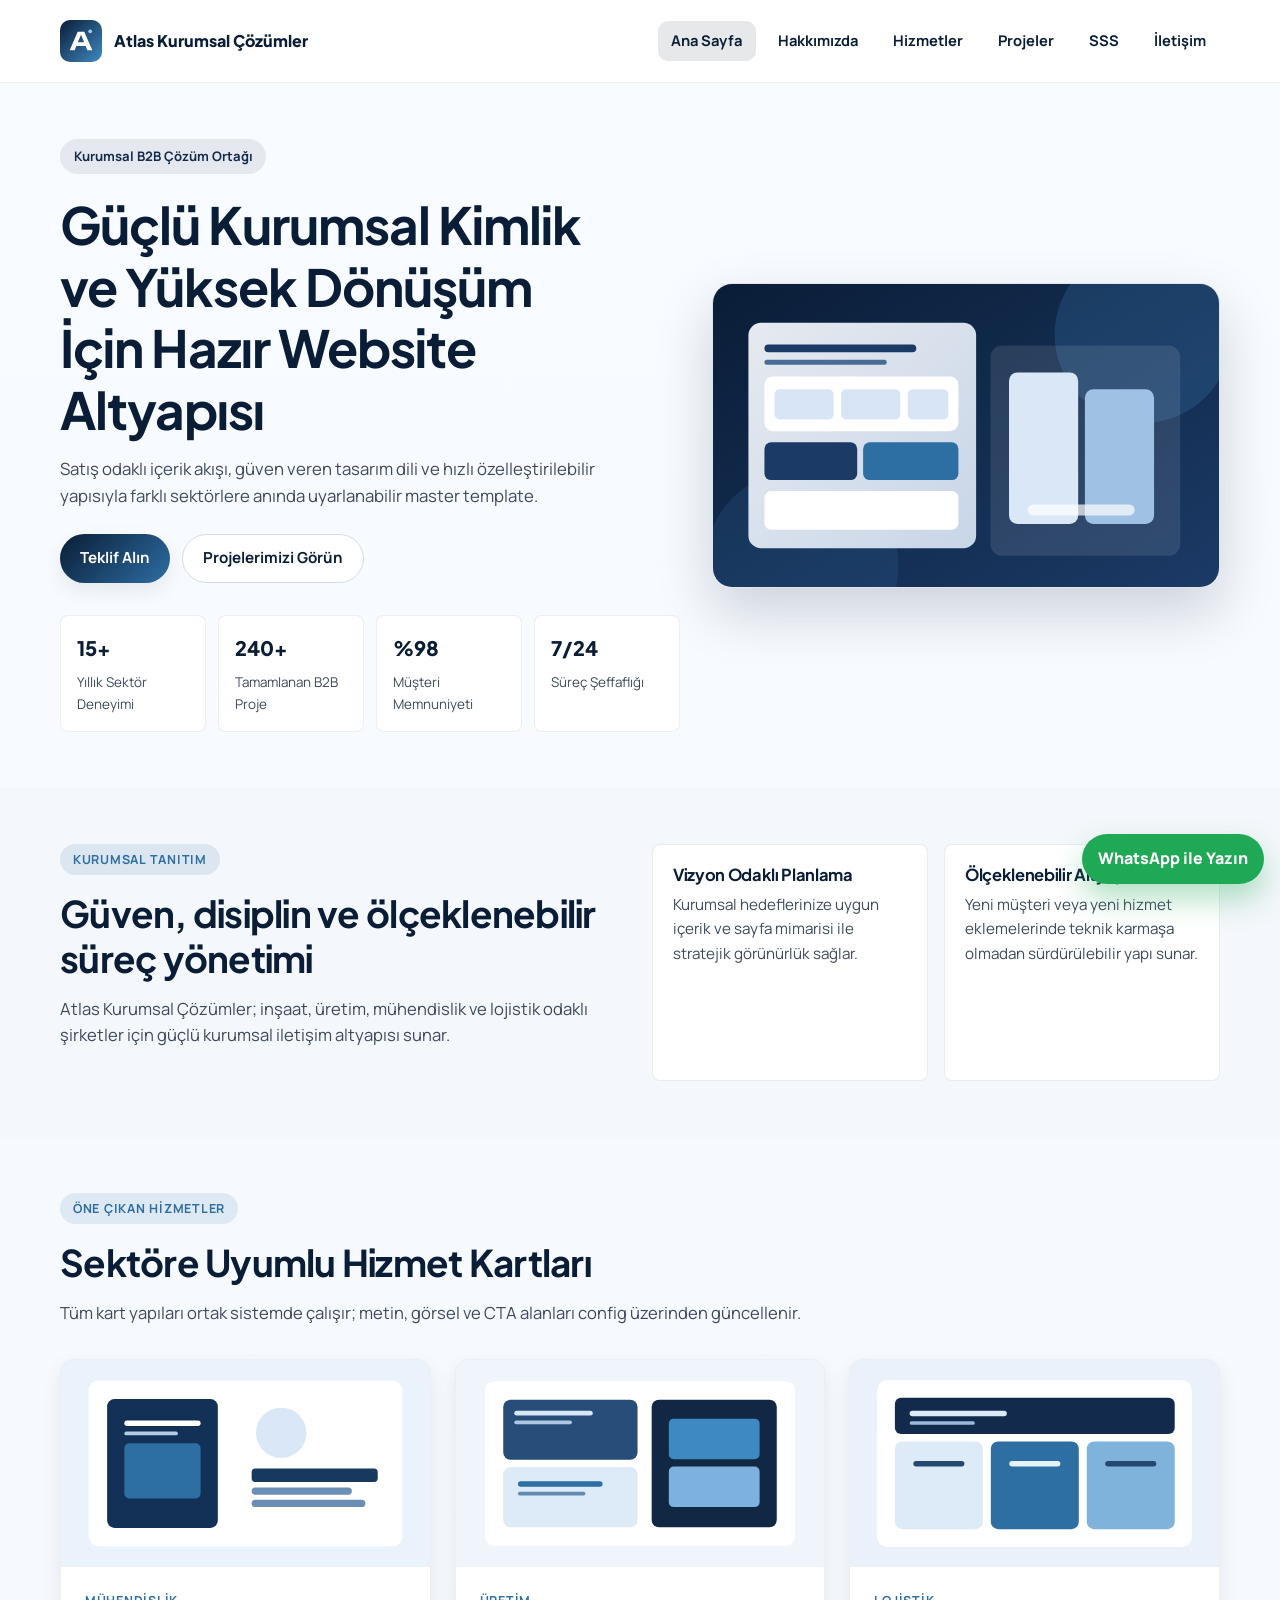
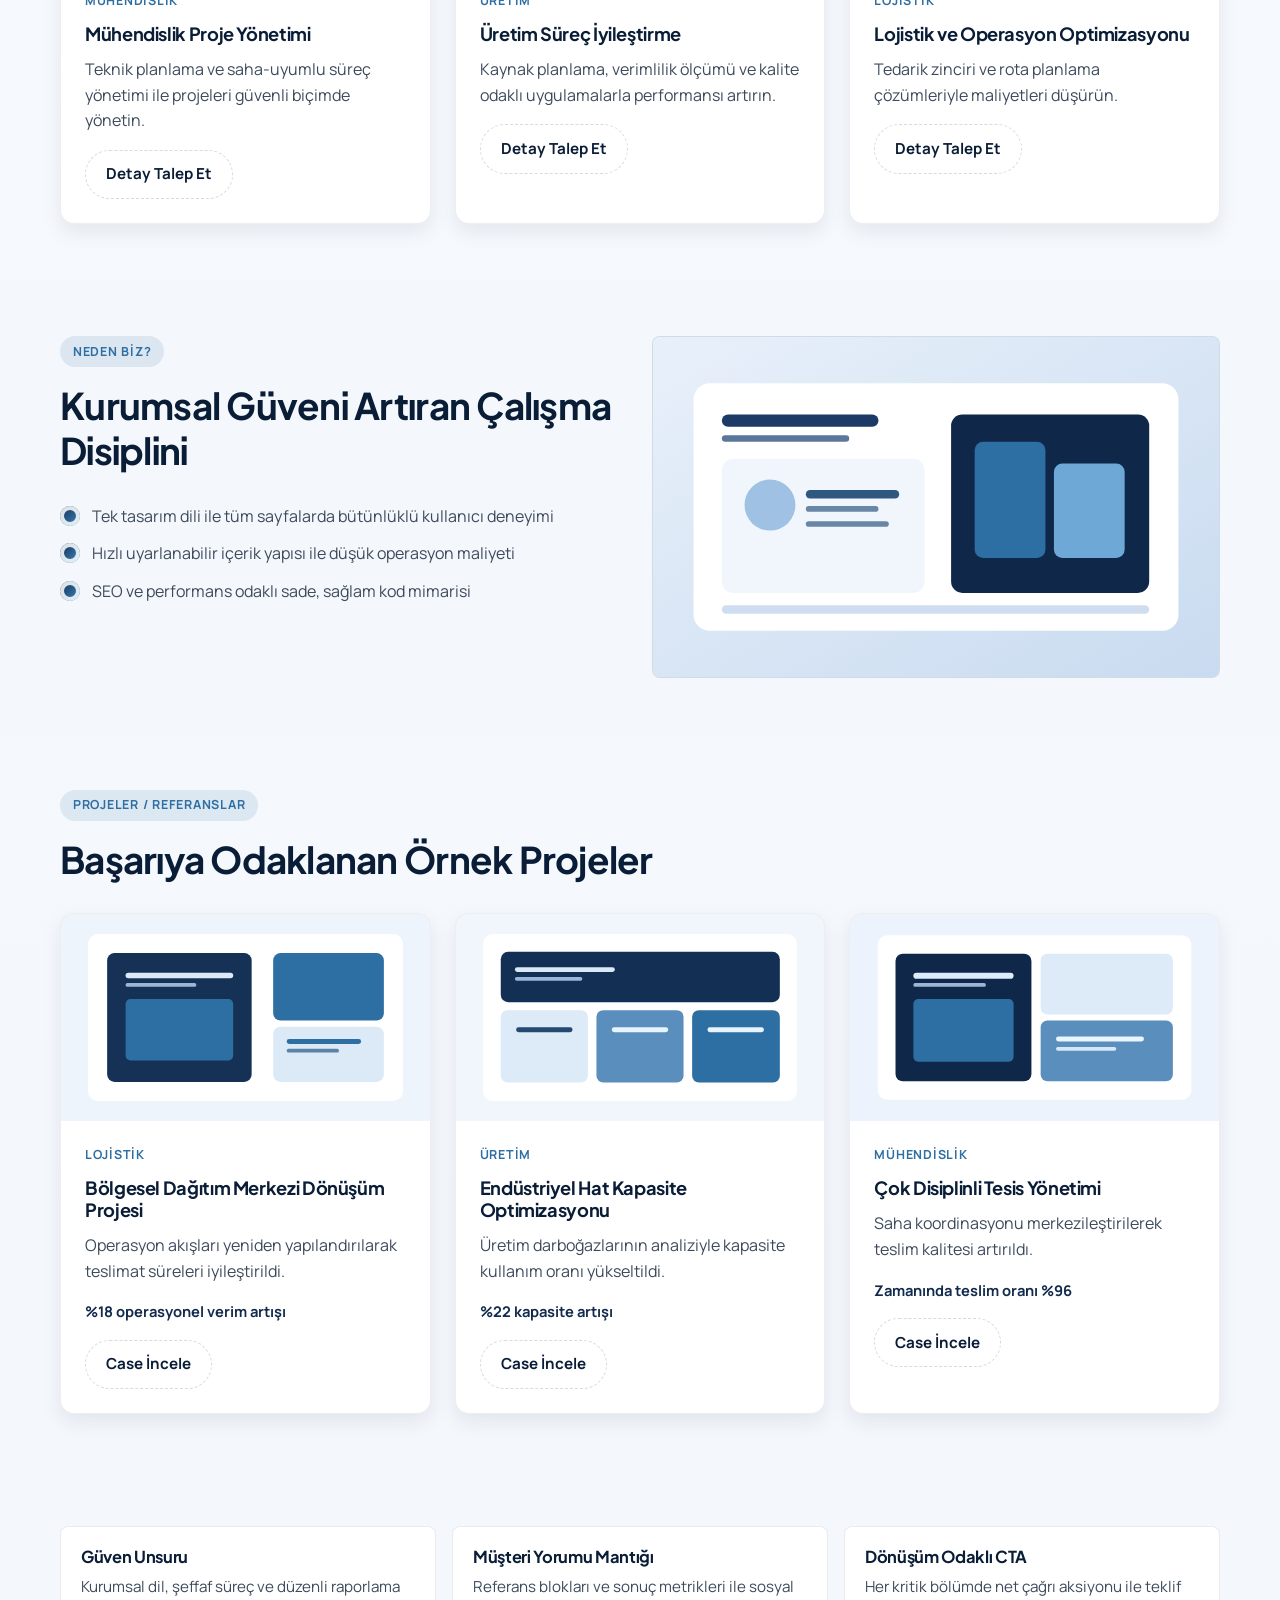
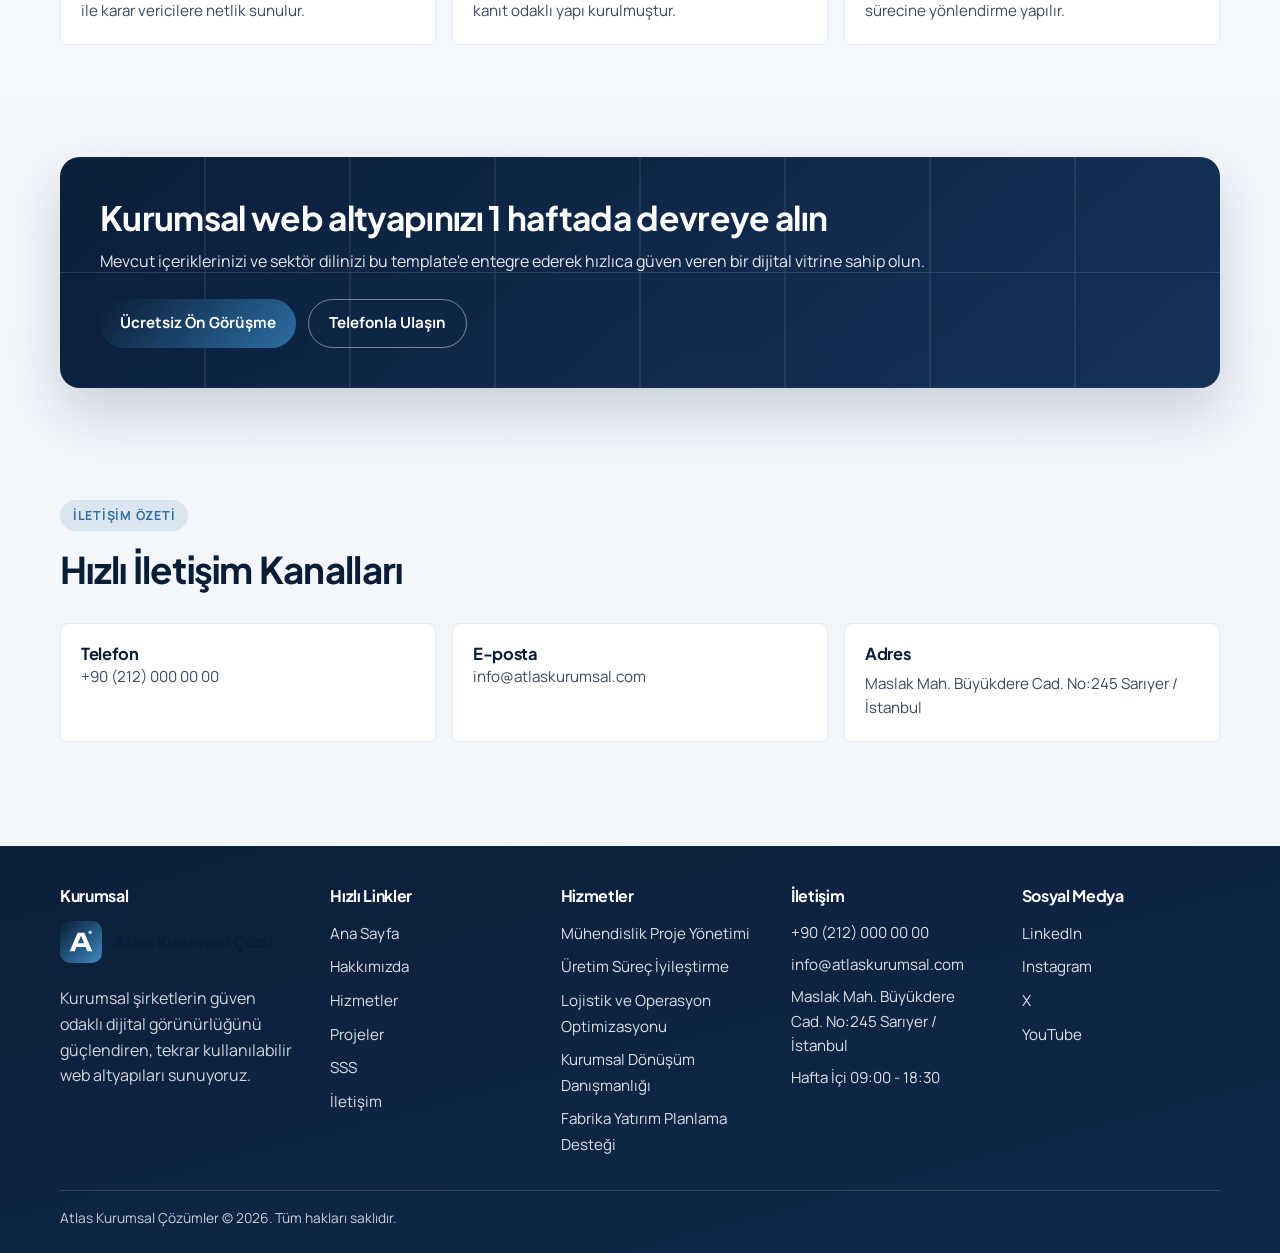
<file: index.html>
﻿<!DOCTYPE html>
<html lang="tr">
<head>
  <meta charset="UTF-8">
  <meta name="viewport" content="width=device-width, initial-scale=1.0">
  <title>Kurumsal Firma Web Sitesi Şablonu | Kurumsal Firma</title>
  <meta name="description" content="Modern, güven veren ve satış odaklı çok sayfalı kurumsal web sitesi şablonu.">
  <meta name="keywords" content="kurumsal web sitesi, b2b template, firma sitesi">
  <meta property="og:title" content="Kurumsal Firma Web Sitesi Şablonu">
  <meta property="og:description" content="Çok müşteriye uyarlanabilir, mobil uyumlu ve hızlı kurumsal template.">
  <link rel="canonical" href="index.html">
  <link rel="preconnect" href="https://fonts.googleapis.com">
  <link rel="preconnect" href="https://fonts.gstatic.com" crossorigin>
  <link href="https://fonts.googleapis.com/css2?family=Manrope:wght@400;500;600;700;800&family=Plus+Jakarta+Sans:wght@600;700;800&display=swap" rel="stylesheet">
  <link rel="stylesheet" href="assets/css/style.css">
  <link rel="stylesheet" href="assets/css/responsive.css">
</head>
<body data-page="index">
  <header class="site-header" data-site-header>
    <div class="container header-inner">
      <!-- EDITABLE: LOGO / BRAND -->
      <a class="brand" href="index.html" data-logo>
        <img src="assets/images/placeholders/logo-placeholder.svg" alt="Kurumsal Firma logosu" data-logo-img>
        <span data-logo-text>Kurumsal Firma</span>
      </a>

      <button class="mobile-toggle" type="button" data-mobile-toggle aria-controls="mobile-menu" aria-expanded="false">Menü</button>

      <nav class="site-nav" aria-label="Ana menü">
        <ul class="nav-list" data-render="nav">
          <li><a href="index.html" class="is-active">Ana Sayfa</a></li>
          <li><a href="about.html">Hakkımızda</a></li>
          <li><a href="services.html">Hizmetler</a></li>
          <li><a href="projects.html">Projeler</a></li>
          <li><a href="faq.html">SSS</a></li>
          <li><a href="contact.html">İletişim</a></li>
        </ul>
      </nav>
    </div>

    <div class="mobile-panel" id="mobile-menu" data-mobile-menu hidden>
      <ul class="mobile-nav-list" data-render="mobile-nav">
        <li><a href="index.html" class="is-active">Ana Sayfa</a></li>
        <li><a href="about.html">Hakkımızda</a></li>
        <li><a href="services.html">Hizmetler</a></li>
        <li><a href="projects.html">Projeler</a></li>
        <li><a href="faq.html">SSS</a></li>
        <li><a href="contact.html">İletişim</a></li>
      </ul>
    </div>
    <button class="mobile-overlay" type="button" data-mobile-overlay hidden aria-label="Menüyü kapat"></button>
  </header>

  <noscript>
    <div class="noscript-alert">JavaScript kapalı. Site çalışmaya devam eder, ancak dinamik içerik güncellemeleri devre dışı kalır.</div>
  </noscript>

  <main>
    <section class="section hero">
      <div class="container hero-grid">
        <div>
          <span class="badge" data-bind="hero.badge">Kurumsal B2B Çözüm Ortağı</span>
          <!-- EDITABLE: HERO -->
          <h1 class="hero__title" data-bind="hero.title">Güçlü kurumsal kimlik için hazır web sitesi altyapısı</h1>
          <p class="hero__subtitle" data-bind="hero.subtitle">Satış odaklı içerik akışı ve hızlı özelleştirilebilir tasarım sistemiyle farklı sektörlere uyarlanabilir yapı.</p>
          <div class="hero__actions btn-group">
            <a class="btn btn--primary" href="contact.html" data-bind-href="hero.primaryHref" data-bind="labels.heroPrimaryBtn">Teklif Alın</a>
            <a class="btn btn--secondary" href="projects.html" data-bind-href="hero.secondaryHref" data-bind="labels.heroSecondaryBtn">Projelerimizi Görün</a>
          </div>
          <div class="hero__stats" data-render="stats">
            <article class="stat-item"><p class="stat-item__value">15+</p><p class="stat-item__label">Yıllık Sektör Deneyimi</p></article>
            <article class="stat-item"><p class="stat-item__value">240+</p><p class="stat-item__label">Tamamlanan B2B Proje</p></article>
            <article class="stat-item"><p class="stat-item__value">%98</p><p class="stat-item__label">Müşteri Memnuniyeti</p></article>
            <article class="stat-item"><p class="stat-item__value">7/24</p><p class="stat-item__label">Süreç Şeffaflığı</p></article>
          </div>
        </div>

        <div class="hero__media">
          <img src="assets/images/placeholders/hero-corporate.svg" alt="Kurumsal tesis ve proje yönetim görseli" data-bind-src="hero.image" data-bind-alt="hero.imageAlt">
        </div>
      </div>
    </section>

    <section class="section section--muted">
      <div class="container grid grid--2">
        <div>
          <div class="section-head">
            <span class="section-head__tag">Kurumsal Tanıtım</span>
            <h2 class="section-head__title" data-bind="about.introTitle">Güven, disiplin ve ölçeklenebilir süreç yönetimi</h2>
            <p class="section-head__text" data-bind="about.introText">Kurumsal şirketler için güven veren dijital görünürlük, sürdürülebilir içerik akışı ve net iletişim altyapısı sağlarız.</p>
          </div>
        </div>
        <div class="info-grid">
          <article class="info-item">
            <h3>Vizyon Odaklı Planlama</h3>
            <p>Kurumsal hedeflerinize uygun içerik ve sayfa mimarisi ile stratejik görünürlük sağlar.</p>
          </article>
          <article class="info-item">
            <h3>Ölçeklenebilir Altyapı</h3>
            <p>Yeni müşteri veya yeni hizmet eklemelerinde teknik karmaşa olmadan sürdürülebilir yapı sunar.</p>
          </article>
        </div>
      </div>
    </section>

    <section class="section">
      <div class="container">
        <div class="section-head">
          <span class="section-head__tag">Öne Çıkan Hizmetler</span>
          <h2 class="section-head__title">Sektöre Uyumlu Hizmet Kartları</h2>
          <p class="section-head__text">Tüm kart yapıları ortak sistemde çalışır; metin, görsel ve CTA alanları config üzerinden güncellenir.</p>
        </div>
        <div class="grid grid--3" data-render="featured-services" data-limit="3">
          <article class="card"><div class="card__body"><p class="card__meta">Hizmet</p><h3 class="card__title">Örnek Hizmet Kartı</h3><p class="card__text">JavaScript kapalıysa görünen fallback karttır.</p></div></article>
        </div>
      </div>
    </section>

    <section class="section section--muted">
      <div class="container grid grid--2">
        <div>
          <div class="section-head">
            <span class="section-head__tag">Neden Biz?</span>
            <h2 class="section-head__title">Kurumsal Güveni Artıran Çalışma Disiplini</h2>
          </div>
          <ul class="check-list">
            <li>Tek tasarım dili ile tüm sayfalarda bütünlüklü kullanıcı deneyimi</li>
            <li>Hızlı uyarlanabilir içerik yapısı ile düşük operasyon maliyeti</li>
            <li>SEO ve performans odaklı sade, sağlam kod mimarisi</li>
          </ul>
        </div>
        <div class="placeholder-box">
          <img src="assets/images/placeholders/about-vision.svg" alt="Kurumsal ekip ve süreç yönetimi çizimi">
        </div>
      </div>
    </section>

    <section class="section">
      <div class="container">
        <div class="section-head">
          <span class="section-head__tag">Projeler / Referanslar</span>
          <h2 class="section-head__title">Başarıya Odaklanan Örnek Projeler</h2>
        </div>
        <div class="grid grid--3" data-render="featured-projects" data-limit="3">
          <article class="card"><div class="card__body"><p class="card__meta">Proje</p><h3 class="card__title">Örnek Proje Kartı</h3><p class="card__text">JavaScript kapalıysa görünen fallback karttır.</p></div></article>
        </div>
      </div>
    </section>

    <section class="section section--muted">
      <div class="container info-grid info-grid--3">
        <article class="info-item">
          <h3>Güven Unsuru</h3>
          <p>Kurumsal dil, şeffaf süreç ve düzenli raporlama ile karar vericilere netlik sunulur.</p>
        </article>
        <article class="info-item">
          <h3>Müşteri Yorumu Mantığı</h3>
          <p>Referans blokları ve sonuç metrikleri ile sosyal kanıt odaklı yapı kurulmuştur.</p>
        </article>
        <article class="info-item">
          <h3>Dönüşüm Odaklı CTA</h3>
          <p>Her kritik bölümde net çağrı aksiyonu ile teklif sürecine yönlendirme yapılır.</p>
        </article>
      </div>
    </section>

    <section class="section section--tight">
      <div class="container">
        <div class="cta-block">
          <h2 data-bind="cta.title">Kurumsal web altyapınızı 1 haftada devreye alın</h2>
          <p data-bind="cta.text">Mevcut içeriklerinizi bu template'e entegre ederek hızlıca güven veren dijital vitrine sahip olun.</p>
          <div class="btn-group">
            <a class="btn btn--primary" href="contact.html" data-bind-href="cta.primaryHref" data-bind="cta.primaryText">Ücretsiz Ön Görüşme</a>
            <a class="btn btn--secondary" href="tel:+902120000000" data-bind-href="cta.secondaryHref" data-bind="cta.secondaryText">Telefonla Ulaşın</a>
          </div>
        </div>
      </div>
    </section>

    <section class="section section--tight">
      <div class="container">
        <div class="section-head">
          <span class="section-head__tag">İletişim Özeti</span>
          <h2 class="section-head__title">Hızlı İletişim Kanalları</h2>
        </div>
        <div class="info-grid info-grid--3">
          <article class="info-item">
            <h3>Telefon</h3>
            <a href="tel:+902120000000" data-bind-href="contact.phoneHref" data-bind="contact.phone">+90 (212) 000 00 00</a>
          </article>
          <article class="info-item">
            <h3>E-posta</h3>
            <a href="mailto:info@ornekfirma.com" data-bind-href="contact.emailHref" data-bind="contact.email">info@ornekfirma.com</a>
          </article>
          <article class="info-item">
            <h3>Adres</h3>
            <p data-bind="contact.address">Maslak Mah. Büyükdere Cad. No:245 Sarıyer / İstanbul</p>
          </article>
        </div>
      </div>
    </section>
  </main>

  <footer class="site-footer">
    <div class="container footer-grid">
      <div>
        <h3 class="footer-title" data-bind="labels.footerCompanyTitle">Kurumsal</h3>
        <a class="brand" href="index.html" data-logo>
          <img src="assets/images/placeholders/logo-placeholder.svg" alt="Kurumsal Firma logosu" data-logo-img>
          <span data-logo-text>Kurumsal Firma</span>
        </a>
        <p class="footer-about" data-bind="footer.aboutText">Kurumsal şirketlerin güven odaklı dijital görünürlüğünü güçlendiren tekrar kullanılabilir web altyapıları sunuyoruz.</p>
      </div>

      <div>
        <h3 class="footer-title" data-bind="labels.footerQuickLinksTitle">Hızlı Linkler</h3>
        <ul class="footer-list" data-render="footer-links">
          <li><a href="index.html">Ana Sayfa</a></li>
          <li><a href="about.html">Hakkımızda</a></li>
          <li><a href="services.html">Hizmetler</a></li>
        </ul>
      </div>

      <div>
        <h3 class="footer-title" data-bind="labels.footerServicesTitle">Hizmetler</h3>
        <ul class="footer-list" data-render="footer-services">
          <li><a href="services.html">Mühendislik Proje Yönetimi</a></li>
          <li><a href="services.html">Üretim Süreç İyileştirme</a></li>
          <li><a href="services.html">Lojistik Optimizasyon</a></li>
        </ul>
      </div>

      <div>
        <h3 class="footer-title" data-bind="labels.footerContactTitle">İletişim</h3>
        <ul class="footer-list footer-contact">
          <li><a href="tel:+902120000000" data-bind-href="contact.phoneHref" data-bind="contact.phone">+90 (212) 000 00 00</a></li>
          <li><a href="mailto:info@ornekfirma.com" data-bind-href="contact.emailHref" data-bind="contact.email">info@ornekfirma.com</a></li>
          <li data-bind="contact.address">Maslak Mah. Büyükdere Cad. No:245 Sarıyer / İstanbul</li>
          <li data-bind="contact.hours">Hafta İçi 09:00 - 18:30</li>
        </ul>
      </div>

      <div>
        <h3 class="footer-title" data-bind="labels.footerSocialTitle">Sosyal Medya</h3>
        <ul class="footer-list" data-render="footer-socials">
          <li><a href="https://www.linkedin.com/" target="_blank" rel="noopener noreferrer">LinkedIn</a></li>
          <li><a href="https://www.instagram.com/" target="_blank" rel="noopener noreferrer">Instagram</a></li>
        </ul>
      </div>
    </div>

    <div class="container footer-bottom">
      <p><span data-bind="brand.name">Kurumsal Firma</span> © <span data-bind="labels.currentYear">2026</span>. <span data-bind="footer.legal">Tüm hakları saklıdır.</span></p>
    </div>
  </footer>

  <a class="whatsapp-float" href="https://wa.me/905320000000" target="_blank" rel="noopener noreferrer" data-whatsapp-floating data-bind-href="contact.whatsappHref">WhatsApp ile Yazın</a>

  <script src="assets/js/main.js" defer></script>
</body>
</html>
</file>
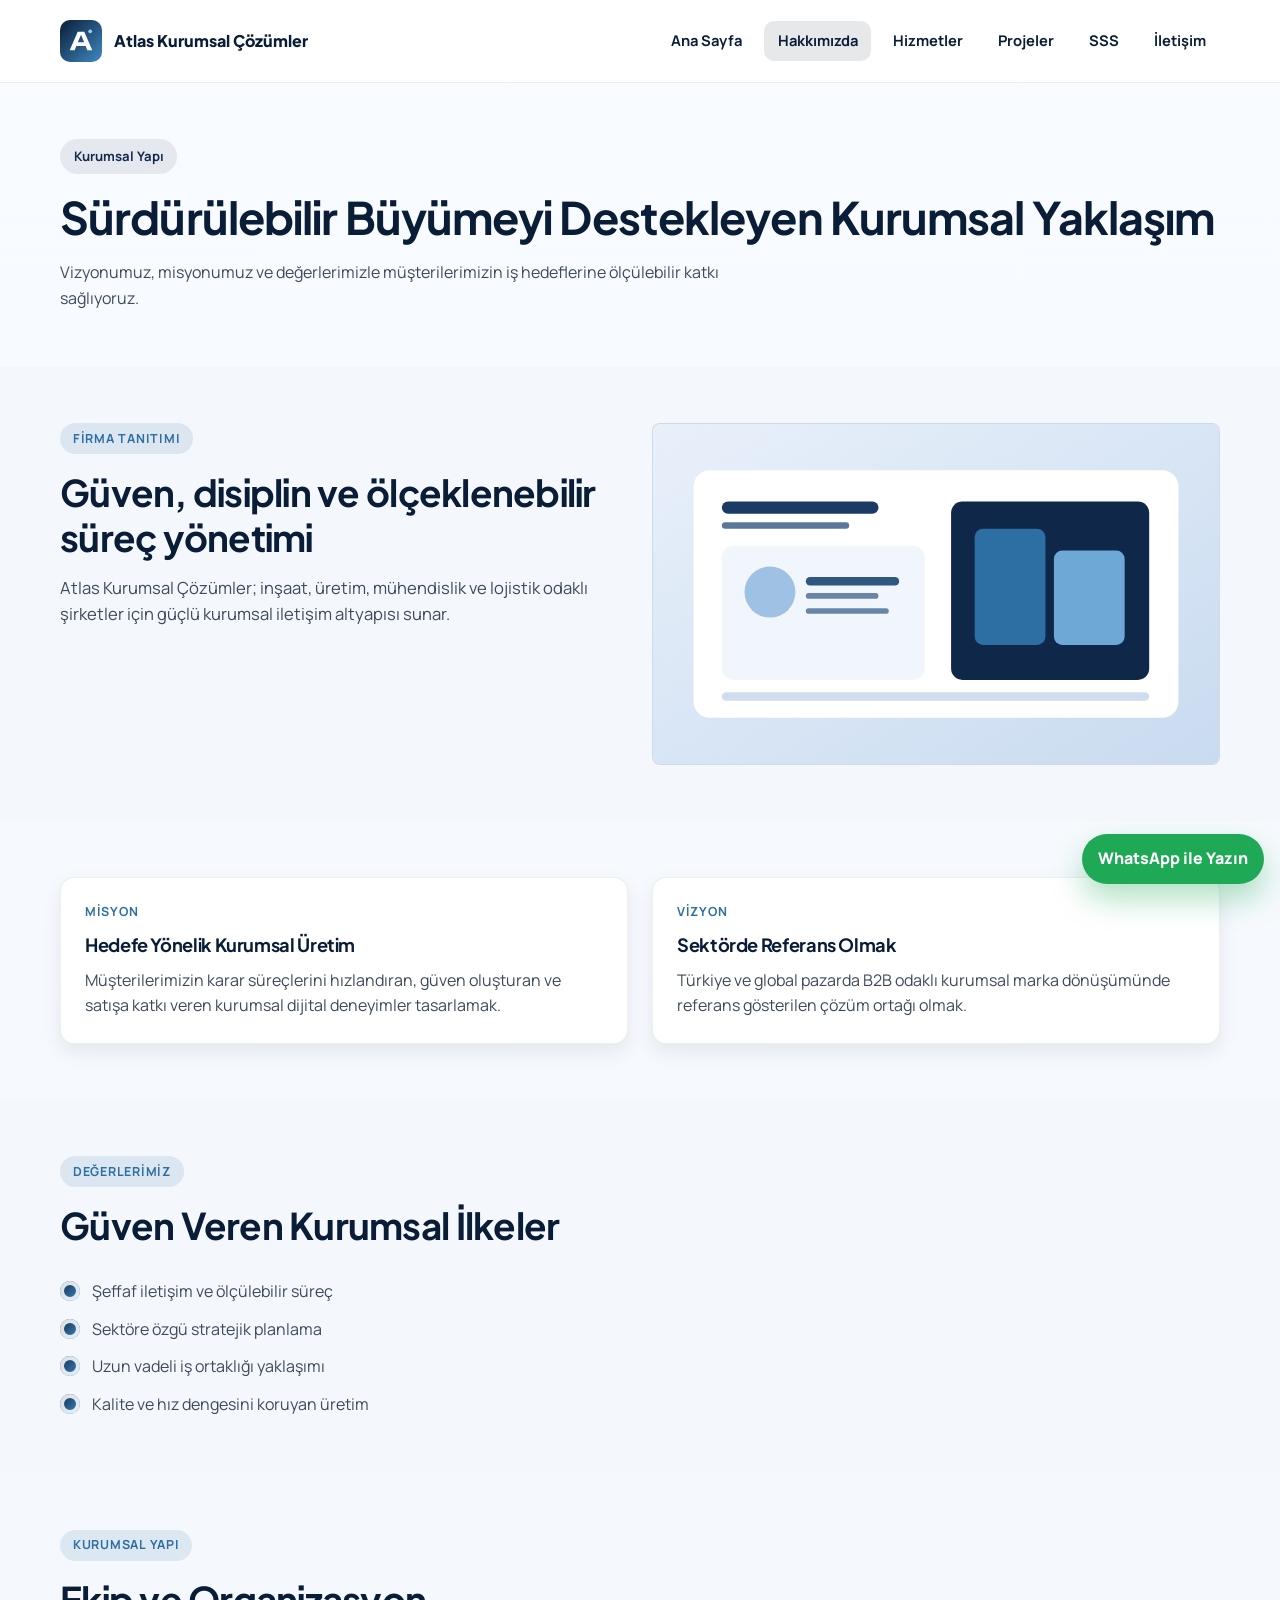
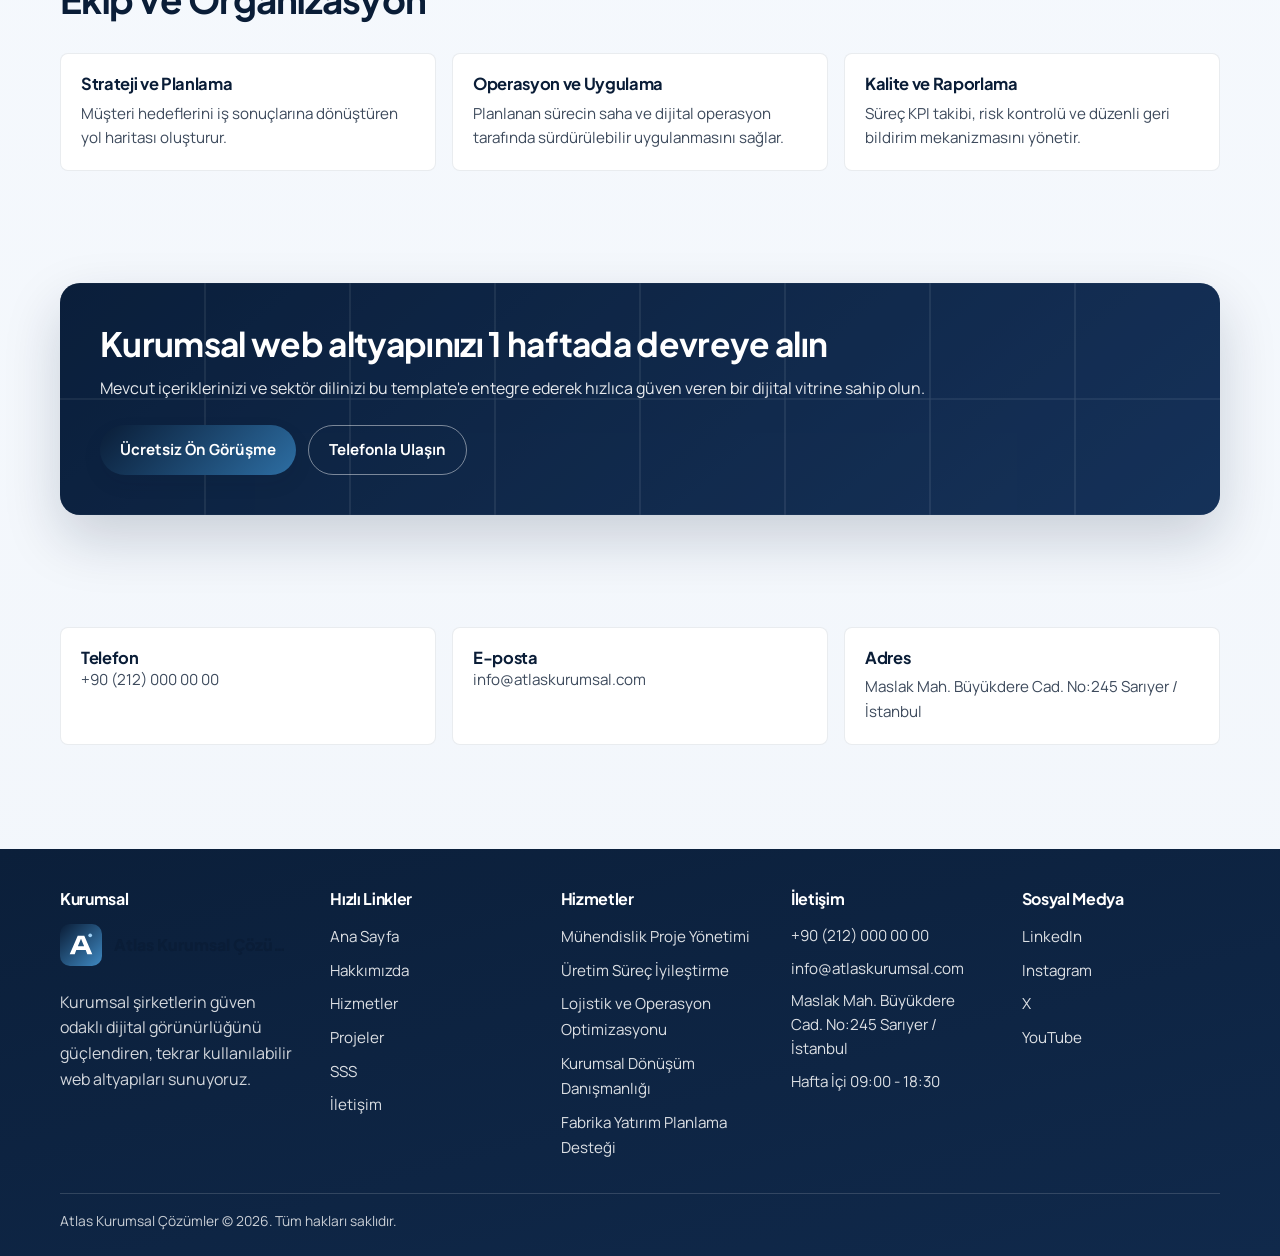
<file: about.html>
﻿<!DOCTYPE html>
<html lang="tr">
<head>
  <meta charset="UTF-8">
  <meta name="viewport" content="width=device-width, initial-scale=1.0">
  <title>Hakkımızda | Kurumsal Firma</title>
  <meta name="description" content="Kurumsal yapımız, vizyonumuz, misyonumuz ve değerlerimiz.">
  <meta name="keywords" content="hakkımızda, vizyon, misyon, kurumsal yapı">
  <meta property="og:title" content="Hakkımızda - Kurumsal Firma">
  <meta property="og:description" content="Değer odaklı ve güvenilir kurumsal yaklaşım.">
  <link rel="canonical" href="about.html">
  <link rel="preconnect" href="https://fonts.googleapis.com">
  <link rel="preconnect" href="https://fonts.gstatic.com" crossorigin>
  <link href="https://fonts.googleapis.com/css2?family=Manrope:wght@400;500;600;700;800&family=Plus+Jakarta+Sans:wght@600;700;800&display=swap" rel="stylesheet">
  <link rel="stylesheet" href="assets/css/style.css">
  <link rel="stylesheet" href="assets/css/responsive.css">
</head>
<body data-page="about">
  <header class="site-header" data-site-header>
    <div class="container header-inner">
      <a class="brand" href="index.html" data-logo>
        <img src="assets/images/placeholders/logo-placeholder.svg" alt="Kurumsal Firma logosu" data-logo-img>
        <span data-logo-text>Kurumsal Firma</span>
      </a>
      <button class="mobile-toggle" type="button" data-mobile-toggle aria-controls="mobile-menu" aria-expanded="false">Menü</button>
      <nav class="site-nav" aria-label="Ana menü">
        <ul class="nav-list" data-render="nav">
          <li><a href="index.html">Ana Sayfa</a></li>
          <li><a href="about.html" class="is-active">Hakkımızda</a></li>
          <li><a href="services.html">Hizmetler</a></li>
          <li><a href="projects.html">Projeler</a></li>
          <li><a href="faq.html">SSS</a></li>
          <li><a href="contact.html">İletişim</a></li>
        </ul>
      </nav>
    </div>
    <div class="mobile-panel" id="mobile-menu" data-mobile-menu hidden>
      <ul class="mobile-nav-list" data-render="mobile-nav">
        <li><a href="index.html">Ana Sayfa</a></li>
        <li><a href="about.html" class="is-active">Hakkımızda</a></li>
        <li><a href="services.html">Hizmetler</a></li>
        <li><a href="projects.html">Projeler</a></li>
        <li><a href="faq.html">SSS</a></li>
        <li><a href="contact.html">İletişim</a></li>
      </ul>
    </div>
    <button class="mobile-overlay" type="button" data-mobile-overlay hidden aria-label="Menüyü kapat"></button>
  </header>

  <noscript>
    <div class="noscript-alert">JavaScript kapalı. Sayfa temel içerikle görüntülenmektedir.</div>
  </noscript>

  <main>
    <section class="section page-hero">
      <div class="container">
        <span class="badge" data-page-tag>Kurumsal Yapı</span>
        <h1 class="page-hero__title" data-page-title>Kurumsal yaklaşımımız</h1>
        <p class="page-hero__text" data-page-text>Vizyonumuz, misyonumuz ve değerlerimizle müşterilerimizin iş hedeflerine katkı sağlıyoruz.</p>
      </div>
    </section>

    <section class="section section--muted">
      <div class="container grid grid--2">
        <div>
          <div class="section-head">
            <span class="section-head__tag">Firma Tanıtımı</span>
            <h2 class="section-head__title" data-bind="about.introTitle">Güven, disiplin ve ölçeklenebilir süreç yönetimi</h2>
            <p class="section-head__text" data-bind="about.introText">Farklı sektörlerde faaliyet gösteren şirketler için güçlü kurumsal iletişim altyapısı sunuyoruz.</p>
          </div>
        </div>
        <div class="placeholder-box">
          <img src="assets/images/placeholders/about-vision.svg" alt="Kurumsal ekip ve yönetim yapısı çizimi">
        </div>
      </div>
    </section>

    <section class="section">
      <div class="container grid grid--2">
        <article class="card">
          <div class="card__body">
            <p class="card__meta">Misyon</p>
            <h3 class="card__title">Hedefe Yönelik Kurumsal Üretim</h3>
            <p class="card__text" data-bind="about.mission">Müşterilerimizin karar süreçlerini hızlandıran, güven oluşturan ve satışa katkı veren dijital deneyimler tasarlamak.</p>
          </div>
        </article>
        <article class="card">
          <div class="card__body">
            <p class="card__meta">Vizyon</p>
            <h3 class="card__title">Sektörde Referans Olmak</h3>
            <p class="card__text" data-bind="about.vision">B2B odaklı kurumsal marka dönüşümünde referans gösterilen çözüm ortağı olmak.</p>
          </div>
        </article>
      </div>
    </section>

    <section class="section section--muted">
      <div class="container">
        <div class="section-head">
          <span class="section-head__tag">Değerlerimiz</span>
          <h2 class="section-head__title">Güven Veren Kurumsal İlkeler</h2>
        </div>
        <ul class="check-list" data-render="values">
          <li>Şeffaf iletişim ve ölçülebilir süreç</li>
          <li>Sektöre özgü stratejik planlama</li>
          <li>Uzun vadeli iş ortaklığı yaklaşımı</li>
        </ul>
      </div>
    </section>

    <section class="section">
      <div class="container">
        <div class="section-head">
          <span class="section-head__tag">Kurumsal Yapı</span>
          <h2 class="section-head__title">Ekip ve Organizasyon</h2>
        </div>
        <div class="info-grid info-grid--3">
          <article class="info-item">
            <h3>Strateji ve Planlama</h3>
            <p>Müşteri hedeflerini iş sonuçlarına dönüştüren yol haritası oluşturur.</p>
          </article>
          <article class="info-item">
            <h3>Operasyon ve Uygulama</h3>
            <p>Planlanan sürecin saha ve dijital operasyon tarafında sürdürülebilir uygulanmasını sağlar.</p>
          </article>
          <article class="info-item">
            <h3>Kalite ve Raporlama</h3>
            <p>Süreç KPI takibi, risk kontrolü ve düzenli geri bildirim mekanizmasını yönetir.</p>
          </article>
        </div>
      </div>
    </section>

    <section class="section section--tight">
      <div class="container">
        <div class="cta-block">
          <h2 data-bind="cta.title">Kurumsal web altyapınızı 1 haftada devreye alın</h2>
          <p data-bind="cta.text">Mevcut içeriklerinizi hızlıca bu altyapıya taşıyarak güven veren bir dijital vitrine sahip olun.</p>
          <div class="btn-group">
            <a class="btn btn--primary" href="contact.html" data-bind-href="cta.primaryHref" data-bind="cta.primaryText">Ücretsiz Ön Görüşme</a>
            <a class="btn btn--secondary" href="tel:+902120000000" data-bind-href="cta.secondaryHref" data-bind="cta.secondaryText">Telefonla Ulaşın</a>
          </div>
        </div>
      </div>
    </section>

    <section class="section section--tight">
      <div class="container info-grid info-grid--3">
        <article class="info-item">
          <h3>Telefon</h3>
          <a href="tel:+902120000000" data-bind-href="contact.phoneHref" data-bind="contact.phone">+90 (212) 000 00 00</a>
        </article>
        <article class="info-item">
          <h3>E-posta</h3>
          <a href="mailto:info@ornekfirma.com" data-bind-href="contact.emailHref" data-bind="contact.email">info@ornekfirma.com</a>
        </article>
        <article class="info-item">
          <h3>Adres</h3>
          <p data-bind="contact.address">Maslak Mah. Büyükdere Cad. No:245 Sarıyer / İstanbul</p>
        </article>
      </div>
    </section>
  </main>

  <footer class="site-footer">
    <div class="container footer-grid">
      <div>
        <h3 class="footer-title" data-bind="labels.footerCompanyTitle">Kurumsal</h3>
        <a class="brand" href="index.html" data-logo>
          <img src="assets/images/placeholders/logo-placeholder.svg" alt="Kurumsal Firma logosu" data-logo-img>
          <span data-logo-text>Kurumsal Firma</span>
        </a>
        <p class="footer-about" data-bind="footer.aboutText">Kurumsal şirketlerin güven odaklı dijital görünürlüğünü güçlendiren tekrar kullanılabilir web altyapıları sunuyoruz.</p>
      </div>
      <div>
        <h3 class="footer-title" data-bind="labels.footerQuickLinksTitle">Hızlı Linkler</h3>
        <ul class="footer-list" data-render="footer-links">
          <li><a href="index.html">Ana Sayfa</a></li>
          <li><a href="about.html">Hakkımızda</a></li>
          <li><a href="services.html">Hizmetler</a></li>
        </ul>
      </div>
      <div>
        <h3 class="footer-title" data-bind="labels.footerServicesTitle">Hizmetler</h3>
        <ul class="footer-list" data-render="footer-services">
          <li><a href="services.html">Mühendislik Proje Yönetimi</a></li>
          <li><a href="services.html">Üretim Süreç İyileştirme</a></li>
          <li><a href="services.html">Lojistik Optimizasyon</a></li>
        </ul>
      </div>
      <div>
        <h3 class="footer-title" data-bind="labels.footerContactTitle">İletişim</h3>
        <ul class="footer-list footer-contact">
          <li><a href="tel:+902120000000" data-bind-href="contact.phoneHref" data-bind="contact.phone">+90 (212) 000 00 00</a></li>
          <li><a href="mailto:info@ornekfirma.com" data-bind-href="contact.emailHref" data-bind="contact.email">info@ornekfirma.com</a></li>
          <li data-bind="contact.address">Maslak Mah. Büyükdere Cad. No:245 Sarıyer / İstanbul</li>
          <li data-bind="contact.hours">Hafta İçi 09:00 - 18:30</li>
        </ul>
      </div>
      <div>
        <h3 class="footer-title" data-bind="labels.footerSocialTitle">Sosyal Medya</h3>
        <ul class="footer-list" data-render="footer-socials">
          <li><a href="https://www.linkedin.com/" target="_blank" rel="noopener noreferrer">LinkedIn</a></li>
          <li><a href="https://www.instagram.com/" target="_blank" rel="noopener noreferrer">Instagram</a></li>
        </ul>
      </div>
    </div>
    <div class="container footer-bottom">
      <p><span data-bind="brand.name">Kurumsal Firma</span> © <span data-bind="labels.currentYear">2026</span>. <span data-bind="footer.legal">Tüm hakları saklıdır.</span></p>
    </div>
  </footer>

  <a class="whatsapp-float" href="https://wa.me/905320000000" target="_blank" rel="noopener noreferrer" data-whatsapp-floating data-bind-href="contact.whatsappHref">WhatsApp ile Yazın</a>

  <script src="assets/js/main.js" defer></script>
</body>
</html>
</file>
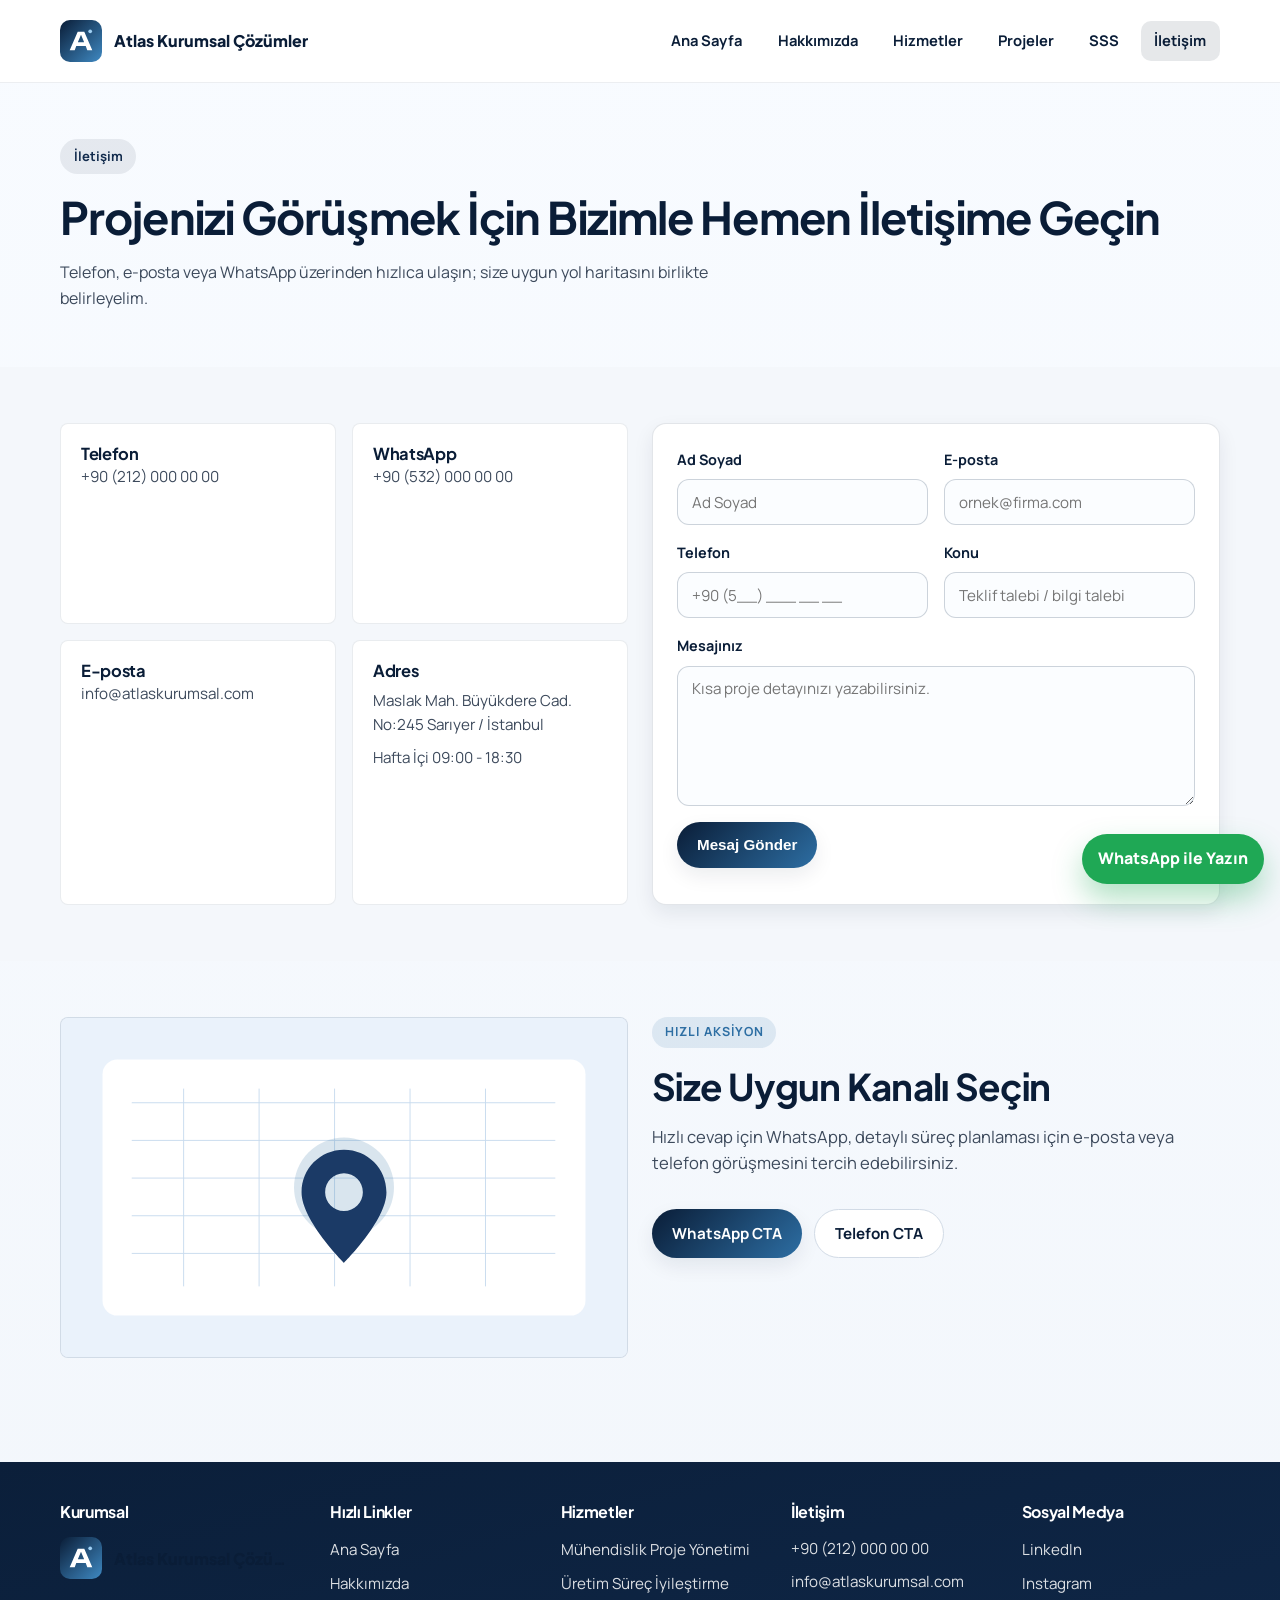
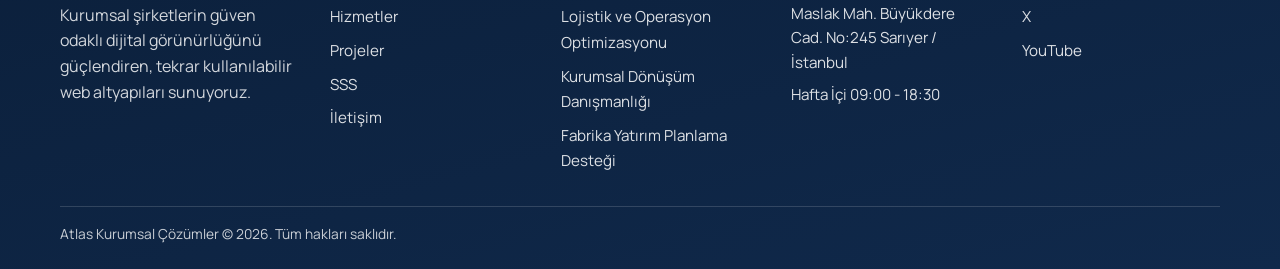
<file: contact.html>
﻿<!DOCTYPE html>
<html lang="tr">
<head>
  <meta charset="UTF-8">
  <meta name="viewport" content="width=device-width, initial-scale=1.0">
  <title>İletişim | Kurumsal Firma</title>
  <meta name="description" content="Teklif almak veya bilgi talep etmek için bizimle iletişime geçin.">
  <meta name="keywords" content="iletişim, teklif al, whatsapp, telefon">
  <meta property="og:title" content="İletişim - Kurumsal Firma">
  <meta property="og:description" content="Kurumsal web projeniz için hızlı iletişim.">
  <link rel="canonical" href="contact.html">
  <link rel="preconnect" href="https://fonts.googleapis.com">
  <link rel="preconnect" href="https://fonts.gstatic.com" crossorigin>
  <link href="https://fonts.googleapis.com/css2?family=Manrope:wght@400;500;600;700;800&family=Plus+Jakarta+Sans:wght@600;700;800&display=swap" rel="stylesheet">
  <link rel="stylesheet" href="assets/css/style.css">
  <link rel="stylesheet" href="assets/css/responsive.css">
</head>
<body data-page="contact">
  <header class="site-header" data-site-header>
    <div class="container header-inner">
      <a class="brand" href="index.html" data-logo>
        <img src="assets/images/placeholders/logo-placeholder.svg" alt="Kurumsal Firma logosu" data-logo-img>
        <span data-logo-text>Kurumsal Firma</span>
      </a>
      <button class="mobile-toggle" type="button" data-mobile-toggle aria-controls="mobile-menu" aria-expanded="false">Menü</button>
      <nav class="site-nav" aria-label="Ana menü">
        <ul class="nav-list" data-render="nav">
          <li><a href="index.html">Ana Sayfa</a></li>
          <li><a href="about.html">Hakkımızda</a></li>
          <li><a href="services.html">Hizmetler</a></li>
          <li><a href="projects.html">Projeler</a></li>
          <li><a href="faq.html">SSS</a></li>
          <li><a href="contact.html" class="is-active">İletişim</a></li>
        </ul>
      </nav>
    </div>
    <div class="mobile-panel" id="mobile-menu" data-mobile-menu hidden>
      <ul class="mobile-nav-list" data-render="mobile-nav">
        <li><a href="index.html">Ana Sayfa</a></li>
        <li><a href="about.html">Hakkımızda</a></li>
        <li><a href="services.html">Hizmetler</a></li>
        <li><a href="projects.html">Projeler</a></li>
        <li><a href="faq.html">SSS</a></li>
        <li><a href="contact.html" class="is-active">İletişim</a></li>
      </ul>
    </div>
    <button class="mobile-overlay" type="button" data-mobile-overlay hidden aria-label="Menüyü kapat"></button>
  </header>

  <noscript>
    <div class="noscript-alert">JavaScript kapalı. Form doğrulaması devre dışıdır, ancak iletişim bilgileri görünür durumdadır.</div>
  </noscript>

  <main>
    <section class="section page-hero">
      <div class="container">
        <span class="badge" data-page-tag>İletişim</span>
        <h1 class="page-hero__title" data-page-title>Projenizi görüşmek için bizimle hemen iletişime geçin</h1>
        <p class="page-hero__text" data-page-text>Telefon, e-posta veya WhatsApp ile hızlıca ulaşın; size uygun yol haritasını birlikte belirleyelim.</p>
      </div>
    </section>

    <section class="section section--muted">
      <div class="container grid grid--2">
        <div class="info-grid">
          <article class="info-item">
            <h3>Telefon</h3>
            <a href="tel:+902120000000" data-bind-href="contact.phoneHref" data-bind="contact.phone">+90 (212) 000 00 00</a>
          </article>
          <article class="info-item">
            <h3>WhatsApp</h3>
            <a href="https://wa.me/905320000000" target="_blank" rel="noopener noreferrer" data-bind-href="contact.whatsappHref" data-bind="contact.whatsapp">+90 (532) 000 00 00</a>
          </article>
          <article class="info-item">
            <h3>E-posta</h3>
            <a href="mailto:info@ornekfirma.com" data-bind-href="contact.emailHref" data-bind="contact.email">info@ornekfirma.com</a>
          </article>
          <article class="info-item">
            <h3>Adres</h3>
            <p data-bind="contact.address">Maslak Mah. Büyükdere Cad. No:245 Sarıyer / İstanbul</p>
            <p class="mt-2" data-bind="contact.hours">Hafta İçi 09:00 - 18:30</p>
          </article>
        </div>

        <div class="form-shell">
          <!-- EDITABLE: CONTACT FORM -->
          <form data-contact-form novalidate>
            <div class="form-grid form-grid--2">
              <div class="form-field">
                <label for="name" data-bind="labels.formNameLabel">Ad Soyad</label>
                <input id="name" name="name" type="text" placeholder="Ad Soyad" required>
              </div>
              <div class="form-field">
                <label for="email" data-bind="labels.formEmailLabel">E-posta</label>
                <input id="email" name="email" type="email" placeholder="ornek@firma.com" required>
              </div>
              <div class="form-field">
                <label for="phone" data-bind="labels.formPhoneLabel">Telefon</label>
                <input id="phone" name="phone" type="tel" placeholder="+90 (5__) ___ __ __" required>
              </div>
              <div class="form-field">
                <label for="subject" data-bind="labels.formSubjectLabel">Konu</label>
                <input id="subject" name="subject" type="text" placeholder="Teklif talebi / bilgi talebi">
              </div>
            </div>

            <div class="form-grid mt-4">
              <div class="form-field">
                <label for="message" data-bind="labels.formMessageLabel">Mesajınız</label>
                <textarea id="message" name="message" placeholder="Kısa proje detayınızı yazabilirsiniz." required></textarea>
              </div>
            </div>

            <div class="mt-4">
              <button class="btn btn--primary" type="submit" data-bind="labels.formSubmitText">Mesaj Gönder</button>
            </div>

            <p class="form-message" data-form-message aria-live="polite"></p>
          </form>
        </div>
      </div>
    </section>

    <section class="section">
      <div class="container grid grid--2">
        <div class="placeholder-box">
          <img src="assets/images/placeholders/map-placeholder.svg" alt="Harita ve lokasyon placeholder görseli">
        </div>
        <div>
          <div class="section-head">
            <span class="section-head__tag">Hızlı Aksiyon</span>
            <h2 class="section-head__title">Size Uygun Kanalı Seçin</h2>
            <p class="section-head__text">Hızlı cevap için WhatsApp, detaylı süreç planlaması için e-posta veya telefon görüşmesini tercih edebilirsiniz.</p>
          </div>
          <div class="btn-group">
            <a class="btn btn--primary" href="https://wa.me/905320000000" target="_blank" rel="noopener noreferrer" data-bind-href="contact.whatsappHref">WhatsApp CTA</a>
            <a class="btn btn--secondary" href="tel:+902120000000" data-bind-href="contact.phoneHref">Telefon CTA</a>
          </div>
        </div>
      </div>
    </section>
  </main>

  <footer class="site-footer">
    <div class="container footer-grid">
      <div>
        <h3 class="footer-title" data-bind="labels.footerCompanyTitle">Kurumsal</h3>
        <a class="brand" href="index.html" data-logo>
          <img src="assets/images/placeholders/logo-placeholder.svg" alt="Kurumsal Firma logosu" data-logo-img>
          <span data-logo-text>Kurumsal Firma</span>
        </a>
        <p class="footer-about" data-bind="footer.aboutText">Kurumsal şirketlerin güven odaklı dijital görünürlüğünü güçlendiren tekrar kullanılabilir web altyapıları sunuyoruz.</p>
      </div>
      <div>
        <h3 class="footer-title" data-bind="labels.footerQuickLinksTitle">Hızlı Linkler</h3>
        <ul class="footer-list" data-render="footer-links">
          <li><a href="index.html">Ana Sayfa</a></li>
          <li><a href="about.html">Hakkımızda</a></li>
          <li><a href="services.html">Hizmetler</a></li>
        </ul>
      </div>
      <div>
        <h3 class="footer-title" data-bind="labels.footerServicesTitle">Hizmetler</h3>
        <ul class="footer-list" data-render="footer-services">
          <li><a href="services.html">Mühendislik Proje Yönetimi</a></li>
          <li><a href="services.html">Üretim Süreç İyileştirme</a></li>
          <li><a href="services.html">Lojistik Optimizasyon</a></li>
        </ul>
      </div>
      <div>
        <h3 class="footer-title" data-bind="labels.footerContactTitle">İletişim</h3>
        <ul class="footer-list footer-contact">
          <li><a href="tel:+902120000000" data-bind-href="contact.phoneHref" data-bind="contact.phone">+90 (212) 000 00 00</a></li>
          <li><a href="mailto:info@ornekfirma.com" data-bind-href="contact.emailHref" data-bind="contact.email">info@ornekfirma.com</a></li>
          <li data-bind="contact.address">Maslak Mah. Büyükdere Cad. No:245 Sarıyer / İstanbul</li>
          <li data-bind="contact.hours">Hafta İçi 09:00 - 18:30</li>
        </ul>
      </div>
      <div>
        <h3 class="footer-title" data-bind="labels.footerSocialTitle">Sosyal Medya</h3>
        <ul class="footer-list" data-render="footer-socials">
          <li><a href="https://www.linkedin.com/" target="_blank" rel="noopener noreferrer">LinkedIn</a></li>
          <li><a href="https://www.instagram.com/" target="_blank" rel="noopener noreferrer">Instagram</a></li>
        </ul>
      </div>
    </div>
    <div class="container footer-bottom">
      <p><span data-bind="brand.name">Kurumsal Firma</span> © <span data-bind="labels.currentYear">2026</span>. <span data-bind="footer.legal">Tüm hakları saklıdır.</span></p>
    </div>
  </footer>

  <a class="whatsapp-float" href="https://wa.me/905320000000" target="_blank" rel="noopener noreferrer" data-whatsapp-floating data-bind-href="contact.whatsappHref">WhatsApp ile Yazın</a>

  <script src="assets/js/main.js" defer></script>
</body>
</html>
</file>
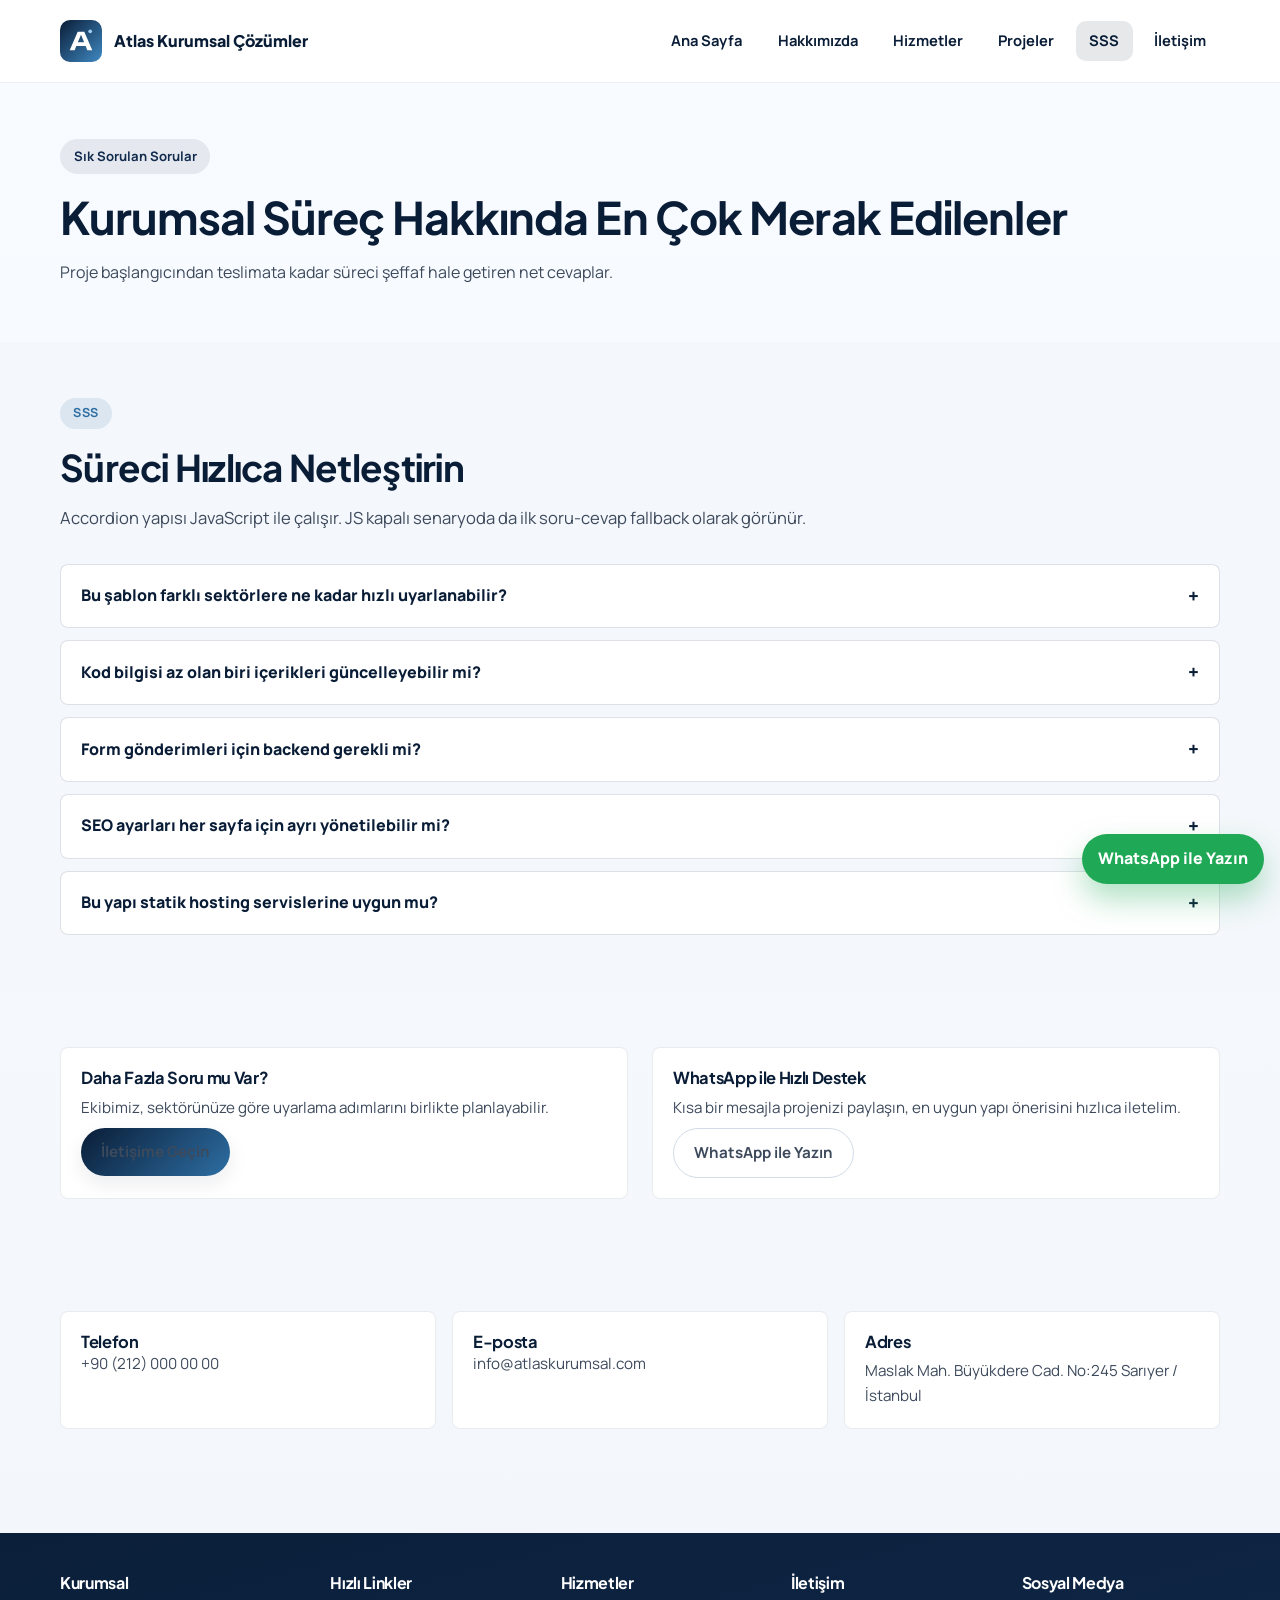
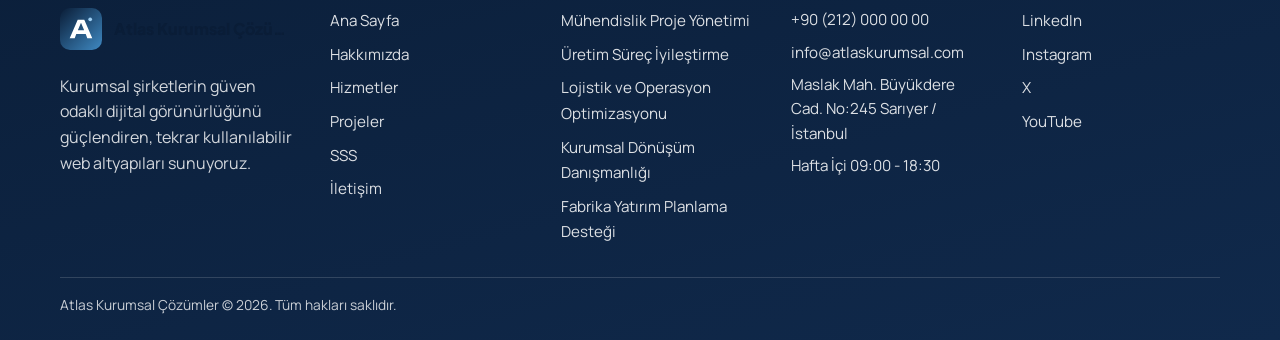
<file: faq.html>
﻿<!DOCTYPE html>
<html lang="tr">
<head>
  <meta charset="UTF-8">
  <meta name="viewport" content="width=device-width, initial-scale=1.0">
  <title>Sık Sorulan Sorular | Kurumsal Firma</title>
  <meta name="description" content="Kurumsal müşterilerin en sık sorduğu sorular ve net cevaplar.">
  <meta name="keywords" content="sss, sık sorulan sorular, kurumsal web">
  <meta property="og:title" content="Sık Sorulan Sorular">
  <meta property="og:description" content="Kurumsal iş birliği sürecine dair net yanıtlar.">
  <link rel="canonical" href="faq.html">
  <link rel="preconnect" href="https://fonts.googleapis.com">
  <link rel="preconnect" href="https://fonts.gstatic.com" crossorigin>
  <link href="https://fonts.googleapis.com/css2?family=Manrope:wght@400;500;600;700;800&family=Plus+Jakarta+Sans:wght@600;700;800&display=swap" rel="stylesheet">
  <link rel="stylesheet" href="assets/css/style.css">
  <link rel="stylesheet" href="assets/css/responsive.css">
</head>
<body data-page="faq">
  <header class="site-header" data-site-header>
    <div class="container header-inner">
      <a class="brand" href="index.html" data-logo>
        <img src="assets/images/placeholders/logo-placeholder.svg" alt="Kurumsal Firma logosu" data-logo-img>
        <span data-logo-text>Kurumsal Firma</span>
      </a>
      <button class="mobile-toggle" type="button" data-mobile-toggle aria-controls="mobile-menu" aria-expanded="false">Menü</button>
      <nav class="site-nav" aria-label="Ana menü">
        <ul class="nav-list" data-render="nav">
          <li><a href="index.html">Ana Sayfa</a></li>
          <li><a href="about.html">Hakkımızda</a></li>
          <li><a href="services.html">Hizmetler</a></li>
          <li><a href="projects.html">Projeler</a></li>
          <li><a href="faq.html" class="is-active">SSS</a></li>
          <li><a href="contact.html">İletişim</a></li>
        </ul>
      </nav>
    </div>
    <div class="mobile-panel" id="mobile-menu" data-mobile-menu hidden>
      <ul class="mobile-nav-list" data-render="mobile-nav">
        <li><a href="index.html">Ana Sayfa</a></li>
        <li><a href="about.html">Hakkımızda</a></li>
        <li><a href="services.html">Hizmetler</a></li>
        <li><a href="projects.html">Projeler</a></li>
        <li><a href="faq.html" class="is-active">SSS</a></li>
        <li><a href="contact.html">İletişim</a></li>
      </ul>
    </div>
    <button class="mobile-overlay" type="button" data-mobile-overlay hidden aria-label="Menüyü kapat"></button>
  </header>

  <noscript>
    <div class="noscript-alert">JavaScript kapalı. SSS alanı temel fallback içerikle görüntülenmektedir.</div>
  </noscript>

  <main>
    <section class="section page-hero">
      <div class="container">
        <span class="badge" data-page-tag>Sık Sorulan Sorular</span>
        <h1 class="page-hero__title" data-page-title>Kurumsal süreç hakkında en çok merak edilenler</h1>
        <p class="page-hero__text" data-page-text>Proje başlangıcından teslimata kadar iş birliği modelini açıklayan net cevaplar.</p>
      </div>
    </section>

    <section class="section section--muted">
      <div class="container">
        <div class="section-head">
          <span class="section-head__tag">SSS</span>
          <h2 class="section-head__title">Süreci Hızlıca Netleştirin</h2>
          <p class="section-head__text">Accordion yapısı JavaScript ile çalışır. JS kapalı senaryoda da ilk soru-cevap fallback olarak görünür.</p>
        </div>

        <div class="accordion" data-render="faq">
          <div class="accordion-item is-open">
            <button class="accordion-trigger" type="button" aria-expanded="true" aria-controls="faq-panel-fallback" id="faq-trigger-fallback">Bu template farklı müşterilere uyarlanabilir mi?</button>
            <div class="accordion-panel" id="faq-panel-fallback" role="region" aria-labelledby="faq-trigger-fallback" style="max-height: 120px;">
              <div class="accordion-panel__inner">
                <p>Evet. Tüm kritik veriler `TEMPLATE_CONFIG` üzerinden tek noktadan yönetildiği için yeni müşteri uyarlaması hızlıdır.</p>
              </div>
            </div>
          </div>
        </div>
      </div>
    </section>

    <section class="section">
      <div class="container grid grid--2">
        <article class="info-item">
          <h3>Daha Fazla Soru mu Var?</h3>
          <p>Ekibimiz, sektörünüze göre uyarlama adımlarını birlikte planlayabilir.</p>
          <a class="btn btn--primary mt-4" href="contact.html">İletişime Geçin</a>
        </article>
        <article class="info-item">
          <h3>WhatsApp ile Hızlı Destek</h3>
          <p>Kısa bir mesajla projenizi paylaşın, en uygun yapı önerisini hızlıca iletelim.</p>
          <a class="btn btn--secondary mt-4" href="https://wa.me/905320000000" target="_blank" rel="noopener noreferrer" data-bind-href="contact.whatsappHref">WhatsApp ile Yazın</a>
        </article>
      </div>
    </section>

    <section class="section section--tight">
      <div class="container info-grid info-grid--3">
        <article class="info-item">
          <h3>Telefon</h3>
          <a href="tel:+902120000000" data-bind-href="contact.phoneHref" data-bind="contact.phone">+90 (212) 000 00 00</a>
        </article>
        <article class="info-item">
          <h3>E-posta</h3>
          <a href="mailto:info@ornekfirma.com" data-bind-href="contact.emailHref" data-bind="contact.email">info@ornekfirma.com</a>
        </article>
        <article class="info-item">
          <h3>Adres</h3>
          <p data-bind="contact.address">Maslak Mah. Büyükdere Cad. No:245 Sarıyer / İstanbul</p>
        </article>
      </div>
    </section>
  </main>

  <footer class="site-footer">
    <div class="container footer-grid">
      <div>
        <h3 class="footer-title" data-bind="labels.footerCompanyTitle">Kurumsal</h3>
        <a class="brand" href="index.html" data-logo>
          <img src="assets/images/placeholders/logo-placeholder.svg" alt="Kurumsal Firma logosu" data-logo-img>
          <span data-logo-text>Kurumsal Firma</span>
        </a>
        <p class="footer-about" data-bind="footer.aboutText">Kurumsal şirketlerin güven odaklı dijital görünürlüğünü güçlendiren tekrar kullanılabilir web altyapıları sunuyoruz.</p>
      </div>
      <div>
        <h3 class="footer-title" data-bind="labels.footerQuickLinksTitle">Hızlı Linkler</h3>
        <ul class="footer-list" data-render="footer-links">
          <li><a href="index.html">Ana Sayfa</a></li>
          <li><a href="about.html">Hakkımızda</a></li>
          <li><a href="services.html">Hizmetler</a></li>
        </ul>
      </div>
      <div>
        <h3 class="footer-title" data-bind="labels.footerServicesTitle">Hizmetler</h3>
        <ul class="footer-list" data-render="footer-services">
          <li><a href="services.html">Mühendislik Proje Yönetimi</a></li>
          <li><a href="services.html">Üretim Süreç İyileştirme</a></li>
          <li><a href="services.html">Lojistik Optimizasyon</a></li>
        </ul>
      </div>
      <div>
        <h3 class="footer-title" data-bind="labels.footerContactTitle">İletişim</h3>
        <ul class="footer-list footer-contact">
          <li><a href="tel:+902120000000" data-bind-href="contact.phoneHref" data-bind="contact.phone">+90 (212) 000 00 00</a></li>
          <li><a href="mailto:info@ornekfirma.com" data-bind-href="contact.emailHref" data-bind="contact.email">info@ornekfirma.com</a></li>
          <li data-bind="contact.address">Maslak Mah. Büyükdere Cad. No:245 Sarıyer / İstanbul</li>
          <li data-bind="contact.hours">Hafta İçi 09:00 - 18:30</li>
        </ul>
      </div>
      <div>
        <h3 class="footer-title" data-bind="labels.footerSocialTitle">Sosyal Medya</h3>
        <ul class="footer-list" data-render="footer-socials">
          <li><a href="https://www.linkedin.com/" target="_blank" rel="noopener noreferrer">LinkedIn</a></li>
          <li><a href="https://www.instagram.com/" target="_blank" rel="noopener noreferrer">Instagram</a></li>
        </ul>
      </div>
    </div>
    <div class="container footer-bottom">
      <p><span data-bind="brand.name">Kurumsal Firma</span> © <span data-bind="labels.currentYear">2026</span>. <span data-bind="footer.legal">Tüm hakları saklıdır.</span></p>
    </div>
  </footer>

  <a class="whatsapp-float" href="https://wa.me/905320000000" target="_blank" rel="noopener noreferrer" data-whatsapp-floating data-bind-href="contact.whatsappHref">WhatsApp ile Yazın</a>

  <script src="assets/js/main.js" defer></script>
</body>
</html>
</file>
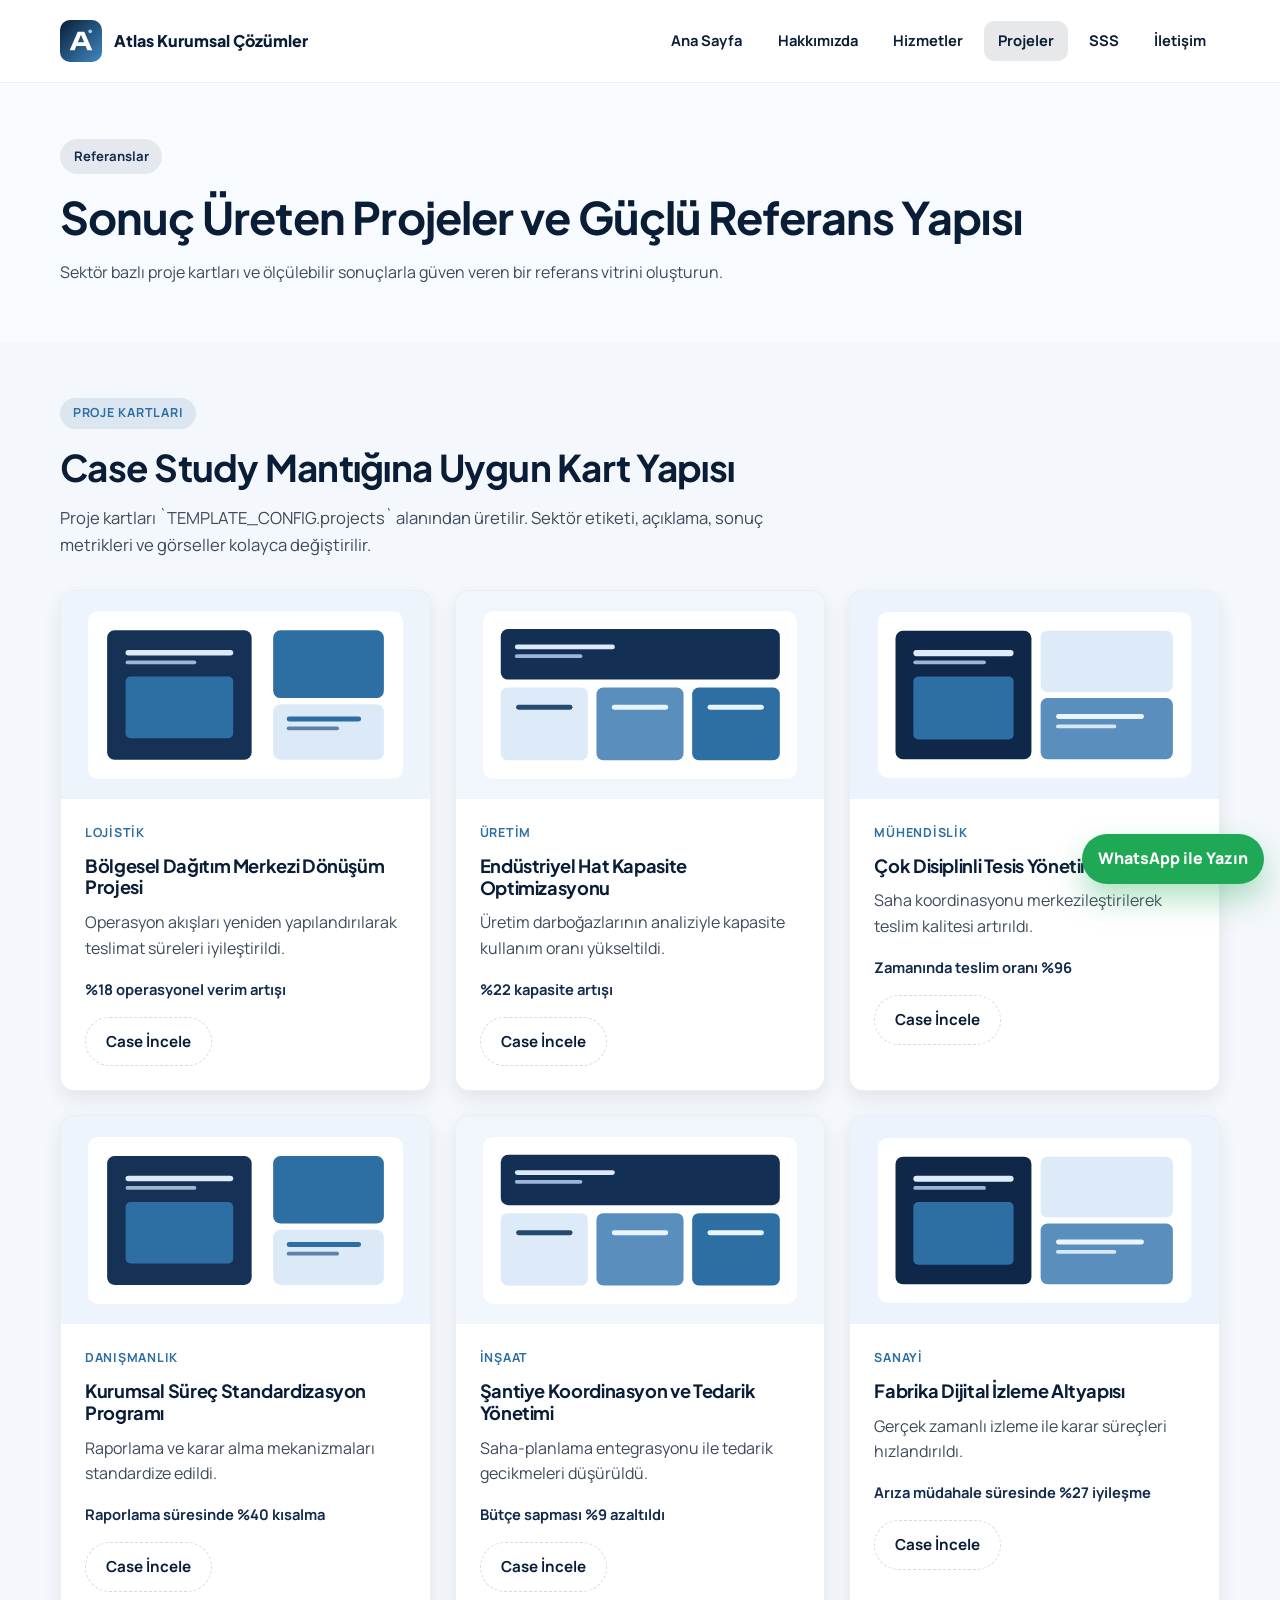
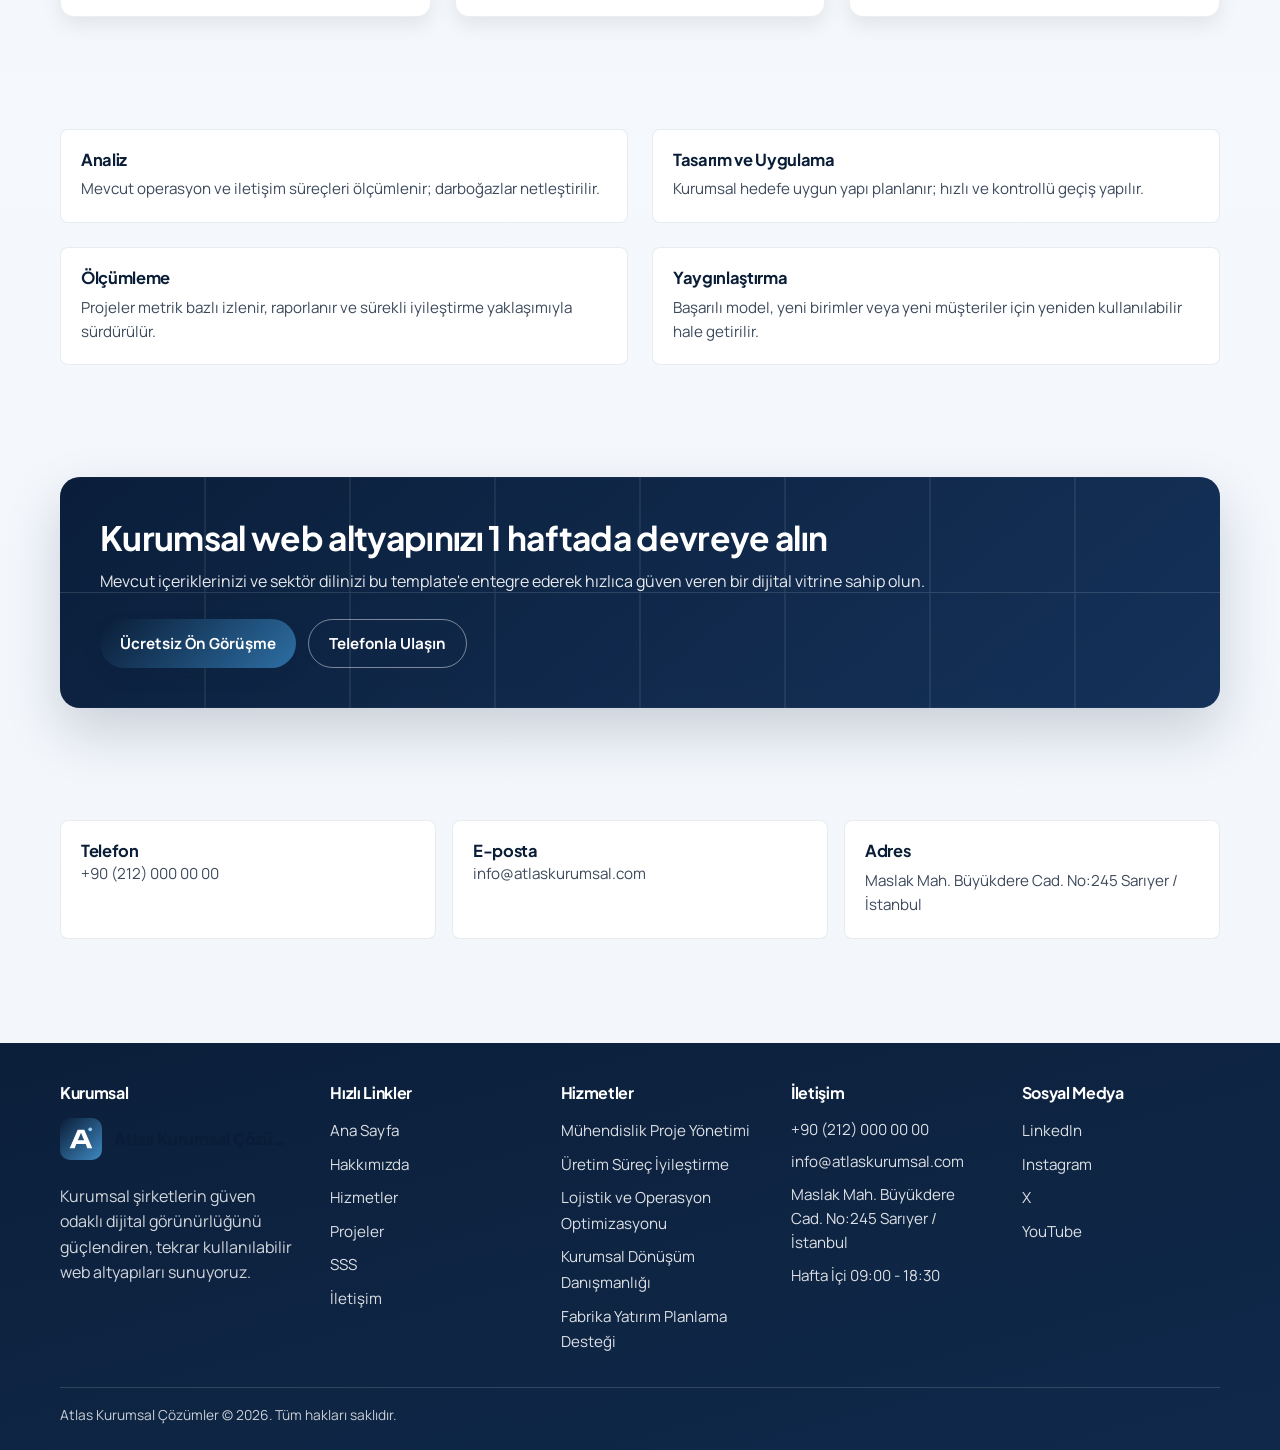
<file: projects.html>
﻿<!DOCTYPE html>
<html lang="tr">
<head>
  <meta charset="UTF-8">
  <meta name="viewport" content="width=device-width, initial-scale=1.0">
  <title>Projeler ve Referanslar | Kurumsal Firma</title>
  <meta name="description" content="Sektör bazlı örnek kurumsal projeler ve başarı metrikleri.">
  <meta name="keywords" content="projeler, referanslar, case study, kurumsal başarı">
  <meta property="og:title" content="Projeler ve Referanslar">
  <meta property="og:description" content="Güven veren referans vitrini.">
  <link rel="canonical" href="projects.html">
  <link rel="preconnect" href="https://fonts.googleapis.com">
  <link rel="preconnect" href="https://fonts.gstatic.com" crossorigin>
  <link href="https://fonts.googleapis.com/css2?family=Manrope:wght@400;500;600;700;800&family=Plus+Jakarta+Sans:wght@600;700;800&display=swap" rel="stylesheet">
  <link rel="stylesheet" href="assets/css/style.css">
  <link rel="stylesheet" href="assets/css/responsive.css">
</head>
<body data-page="projects">
  <header class="site-header" data-site-header>
    <div class="container header-inner">
      <a class="brand" href="index.html" data-logo>
        <img src="assets/images/placeholders/logo-placeholder.svg" alt="Kurumsal Firma logosu" data-logo-img>
        <span data-logo-text>Kurumsal Firma</span>
      </a>
      <button class="mobile-toggle" type="button" data-mobile-toggle aria-controls="mobile-menu" aria-expanded="false">Menü</button>
      <nav class="site-nav" aria-label="Ana menü">
        <ul class="nav-list" data-render="nav">
          <li><a href="index.html">Ana Sayfa</a></li>
          <li><a href="about.html">Hakkımızda</a></li>
          <li><a href="services.html">Hizmetler</a></li>
          <li><a href="projects.html" class="is-active">Projeler</a></li>
          <li><a href="faq.html">SSS</a></li>
          <li><a href="contact.html">İletişim</a></li>
        </ul>
      </nav>
    </div>
    <div class="mobile-panel" id="mobile-menu" data-mobile-menu hidden>
      <ul class="mobile-nav-list" data-render="mobile-nav">
        <li><a href="index.html">Ana Sayfa</a></li>
        <li><a href="about.html">Hakkımızda</a></li>
        <li><a href="services.html">Hizmetler</a></li>
        <li><a href="projects.html" class="is-active">Projeler</a></li>
        <li><a href="faq.html">SSS</a></li>
        <li><a href="contact.html">İletişim</a></li>
      </ul>
    </div>
    <button class="mobile-overlay" type="button" data-mobile-overlay hidden aria-label="Menüyü kapat"></button>
  </header>

  <noscript>
    <div class="noscript-alert">JavaScript kapalı. Proje kartları fallback içerikle görüntülenmektedir.</div>
  </noscript>

  <main>
    <section class="section page-hero">
      <div class="container">
        <span class="badge" data-page-tag>Referanslar</span>
        <h1 class="page-hero__title" data-page-title>Sonuç üreten projeler ve güçlü referans yapısı</h1>
        <p class="page-hero__text" data-page-text>Sektör etiketli proje kartları, kısa açıklamalar ve metrik odaklı case mantığı ile güven oluşturan bir vitrin sunar.</p>
      </div>
    </section>

    <section class="section section--muted">
      <div class="container">
        <div class="section-head">
          <span class="section-head__tag">Proje Kartları</span>
          <h2 class="section-head__title">Case Study Mantığına Uygun Kart Yapısı</h2>
          <p class="section-head__text">Proje kartları `TEMPLATE_CONFIG.projects` alanından üretilir. Sektör etiketi, açıklama, sonuç metrikleri ve görseller kolayca değiştirilir.</p>
        </div>
        <div class="grid grid--3" data-render="projects">
          <article class="card"><div class="card__body"><p class="card__meta">Proje</p><h3 class="card__title">Örnek Proje</h3><p class="card__text">JavaScript kapalıysa görünen fallback karttır.</p></div></article>
        </div>
      </div>
    </section>

    <section class="section">
      <div class="container grid grid--2">
        <article class="info-item">
          <h3>Analiz</h3>
          <p>Mevcut operasyon ve iletişim süreçleri ölçümlenir; darboğazlar netleştirilir.</p>
        </article>
        <article class="info-item">
          <h3>Tasarım ve Uygulama</h3>
          <p>Kurumsal hedefe uygun yapı planlanır; hızlı ve kontrollü geçiş yapılır.</p>
        </article>
        <article class="info-item">
          <h3>Ölçümleme</h3>
          <p>Projeler metrik bazlı izlenir, raporlanır ve sürekli iyileştirme yaklaşımıyla sürdürülür.</p>
        </article>
        <article class="info-item">
          <h3>Yaygınlaştırma</h3>
          <p>Başarılı model, yeni birimler veya yeni müşteriler için yeniden kullanılabilir hale getirilir.</p>
        </article>
      </div>
    </section>

    <section class="section section--tight">
      <div class="container">
        <div class="cta-block">
          <h2 data-bind="cta.title">Kurumsal web altyapınızı 1 haftada devreye alın</h2>
          <p data-bind="cta.text">Projelerinizi ve referanslarınızı etkili kart yapısıyla sergileyin; teklif taleplerini hızlandırın.</p>
          <div class="btn-group">
            <a class="btn btn--primary" href="contact.html" data-bind-href="cta.primaryHref" data-bind="cta.primaryText">Ücretsiz Ön Görüşme</a>
            <a class="btn btn--secondary" href="tel:+902120000000" data-bind-href="cta.secondaryHref" data-bind="cta.secondaryText">Telefonla Ulaşın</a>
          </div>
        </div>
      </div>
    </section>

    <section class="section section--tight">
      <div class="container info-grid info-grid--3">
        <article class="info-item">
          <h3>Telefon</h3>
          <a href="tel:+902120000000" data-bind-href="contact.phoneHref" data-bind="contact.phone">+90 (212) 000 00 00</a>
        </article>
        <article class="info-item">
          <h3>E-posta</h3>
          <a href="mailto:info@ornekfirma.com" data-bind-href="contact.emailHref" data-bind="contact.email">info@ornekfirma.com</a>
        </article>
        <article class="info-item">
          <h3>Adres</h3>
          <p data-bind="contact.address">Maslak Mah. Büyükdere Cad. No:245 Sarıyer / İstanbul</p>
        </article>
      </div>
    </section>
  </main>

  <footer class="site-footer">
    <div class="container footer-grid">
      <div>
        <h3 class="footer-title" data-bind="labels.footerCompanyTitle">Kurumsal</h3>
        <a class="brand" href="index.html" data-logo>
          <img src="assets/images/placeholders/logo-placeholder.svg" alt="Kurumsal Firma logosu" data-logo-img>
          <span data-logo-text>Kurumsal Firma</span>
        </a>
        <p class="footer-about" data-bind="footer.aboutText">Kurumsal şirketlerin güven odaklı dijital görünürlüğünü güçlendiren tekrar kullanılabilir web altyapıları sunuyoruz.</p>
      </div>
      <div>
        <h3 class="footer-title" data-bind="labels.footerQuickLinksTitle">Hızlı Linkler</h3>
        <ul class="footer-list" data-render="footer-links">
          <li><a href="index.html">Ana Sayfa</a></li>
          <li><a href="about.html">Hakkımızda</a></li>
          <li><a href="services.html">Hizmetler</a></li>
        </ul>
      </div>
      <div>
        <h3 class="footer-title" data-bind="labels.footerServicesTitle">Hizmetler</h3>
        <ul class="footer-list" data-render="footer-services">
          <li><a href="services.html">Mühendislik Proje Yönetimi</a></li>
          <li><a href="services.html">Üretim Süreç İyileştirme</a></li>
          <li><a href="services.html">Lojistik Optimizasyon</a></li>
        </ul>
      </div>
      <div>
        <h3 class="footer-title" data-bind="labels.footerContactTitle">İletişim</h3>
        <ul class="footer-list footer-contact">
          <li><a href="tel:+902120000000" data-bind-href="contact.phoneHref" data-bind="contact.phone">+90 (212) 000 00 00</a></li>
          <li><a href="mailto:info@ornekfirma.com" data-bind-href="contact.emailHref" data-bind="contact.email">info@ornekfirma.com</a></li>
          <li data-bind="contact.address">Maslak Mah. Büyükdere Cad. No:245 Sarıyer / İstanbul</li>
          <li data-bind="contact.hours">Hafta İçi 09:00 - 18:30</li>
        </ul>
      </div>
      <div>
        <h3 class="footer-title" data-bind="labels.footerSocialTitle">Sosyal Medya</h3>
        <ul class="footer-list" data-render="footer-socials">
          <li><a href="https://www.linkedin.com/" target="_blank" rel="noopener noreferrer">LinkedIn</a></li>
          <li><a href="https://www.instagram.com/" target="_blank" rel="noopener noreferrer">Instagram</a></li>
        </ul>
      </div>
    </div>
    <div class="container footer-bottom">
      <p><span data-bind="brand.name">Kurumsal Firma</span> © <span data-bind="labels.currentYear">2026</span>. <span data-bind="footer.legal">Tüm hakları saklıdır.</span></p>
    </div>
  </footer>

  <a class="whatsapp-float" href="https://wa.me/905320000000" target="_blank" rel="noopener noreferrer" data-whatsapp-floating data-bind-href="contact.whatsappHref">WhatsApp ile Yazın</a>

  <script src="assets/js/main.js" defer></script>
</body>
</html>
</file>
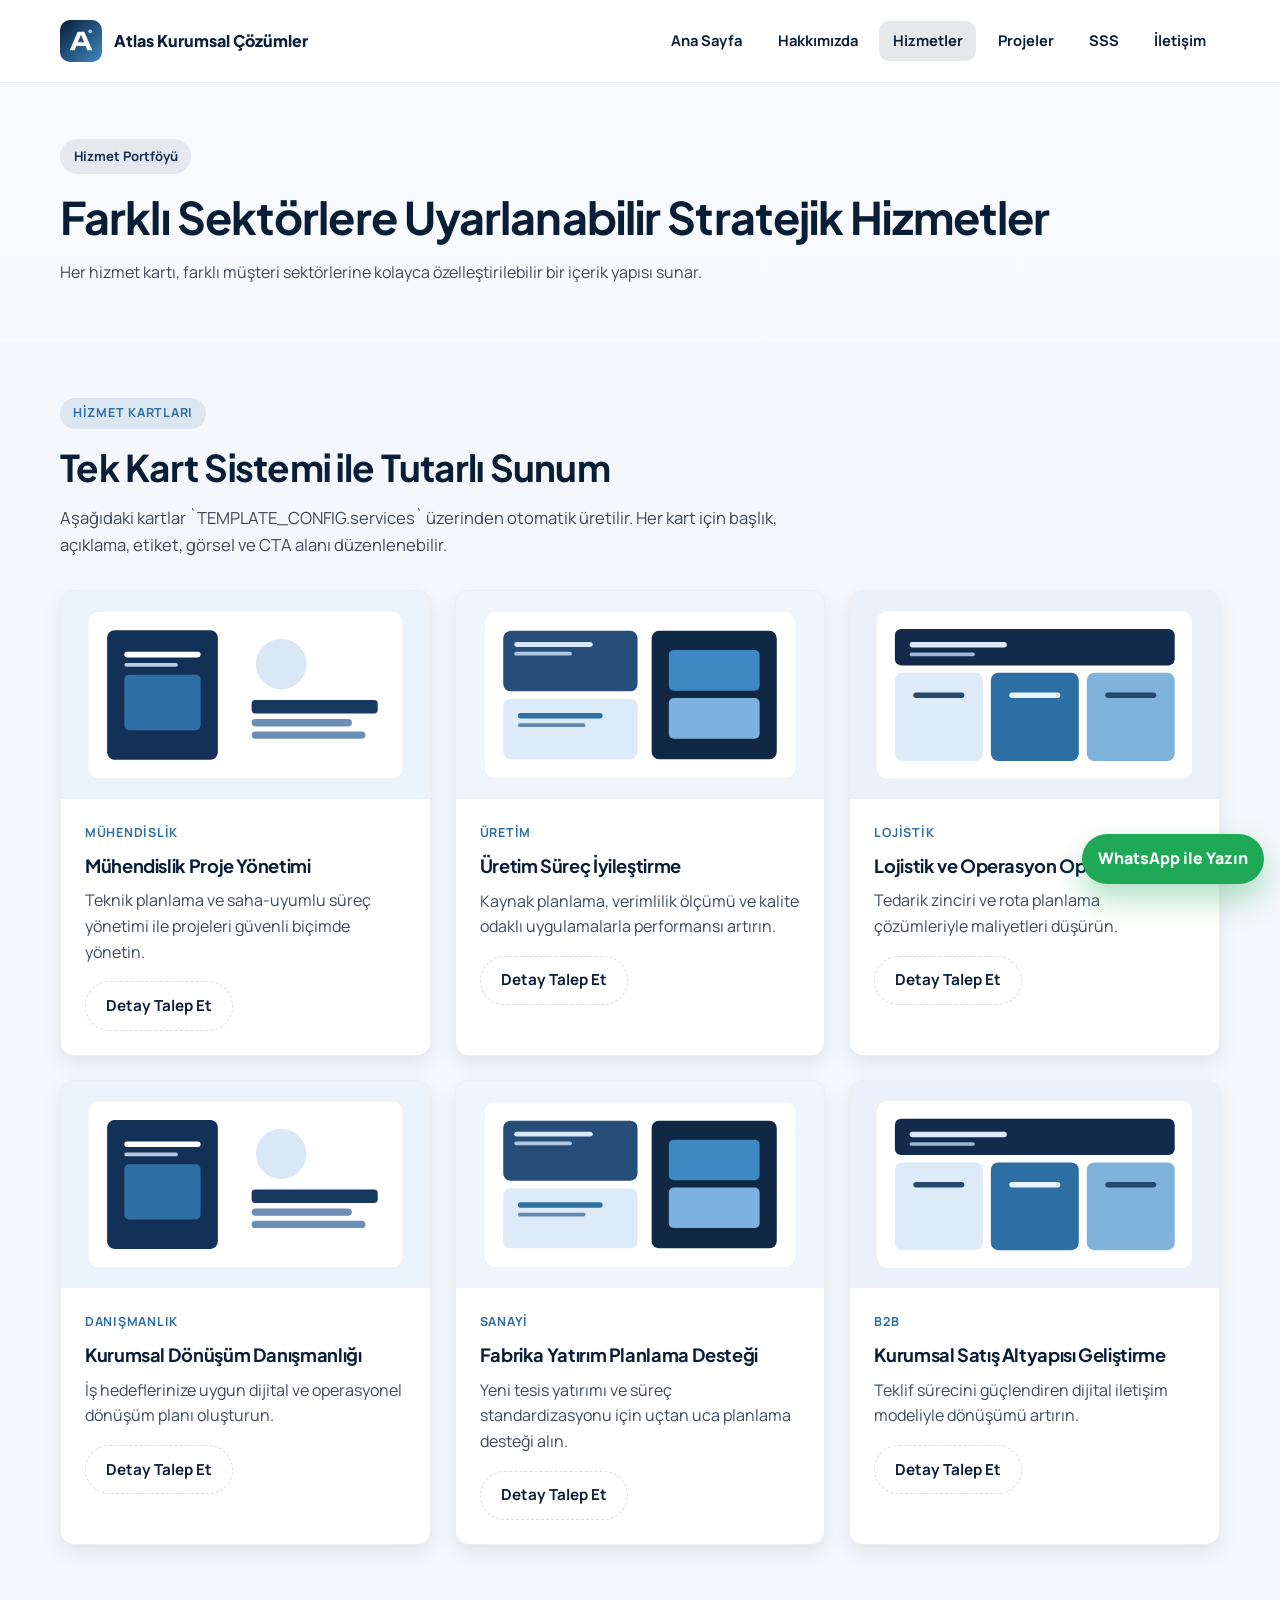
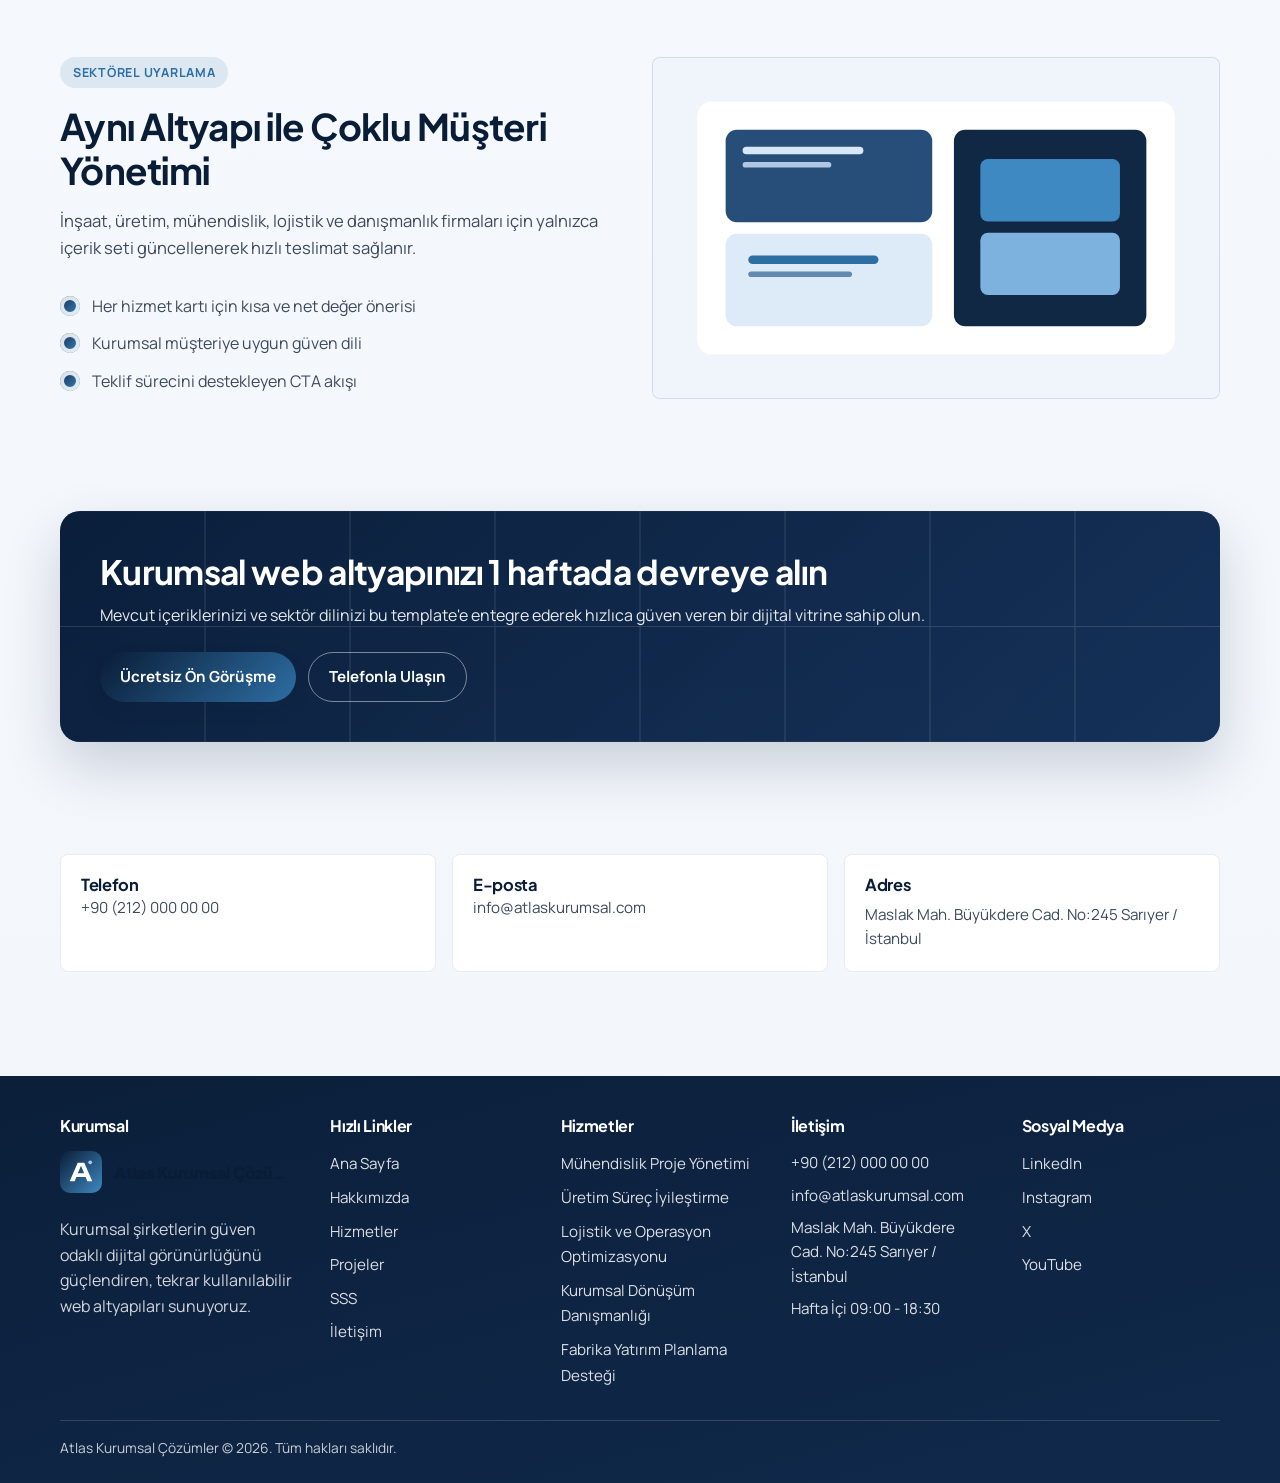
<file: services.html>
﻿<!DOCTYPE html>
<html lang="tr">
<head>
  <meta charset="UTF-8">
  <meta name="viewport" content="width=device-width, initial-scale=1.0">
  <title>Hizmetler | Kurumsal Firma</title>
  <meta name="description" content="Mühendislikten lojistik optimizasyonuna kapsamlı kurumsal hizmet portföyü.">
  <meta name="keywords" content="kurumsal hizmetler, mühendislik, lojistik, danışmanlık">
  <meta property="og:title" content="Hizmetlerimiz - Kurumsal Firma">
  <meta property="og:description" content="Farklı sektörlere hızla uyarlanabilen profesyonel hizmet yapısı.">
  <link rel="canonical" href="services.html">
  <link rel="preconnect" href="https://fonts.googleapis.com">
  <link rel="preconnect" href="https://fonts.gstatic.com" crossorigin>
  <link href="https://fonts.googleapis.com/css2?family=Manrope:wght@400;500;600;700;800&family=Plus+Jakarta+Sans:wght@600;700;800&display=swap" rel="stylesheet">
  <link rel="stylesheet" href="assets/css/style.css">
  <link rel="stylesheet" href="assets/css/responsive.css">
</head>
<body data-page="services">
  <header class="site-header" data-site-header>
    <div class="container header-inner">
      <a class="brand" href="index.html" data-logo>
        <img src="assets/images/placeholders/logo-placeholder.svg" alt="Kurumsal Firma logosu" data-logo-img>
        <span data-logo-text>Kurumsal Firma</span>
      </a>
      <button class="mobile-toggle" type="button" data-mobile-toggle aria-controls="mobile-menu" aria-expanded="false">Menü</button>
      <nav class="site-nav" aria-label="Ana menü">
        <ul class="nav-list" data-render="nav">
          <li><a href="index.html">Ana Sayfa</a></li>
          <li><a href="about.html">Hakkımızda</a></li>
          <li><a href="services.html" class="is-active">Hizmetler</a></li>
          <li><a href="projects.html">Projeler</a></li>
          <li><a href="faq.html">SSS</a></li>
          <li><a href="contact.html">İletişim</a></li>
        </ul>
      </nav>
    </div>
    <div class="mobile-panel" id="mobile-menu" data-mobile-menu hidden>
      <ul class="mobile-nav-list" data-render="mobile-nav">
        <li><a href="index.html">Ana Sayfa</a></li>
        <li><a href="about.html">Hakkımızda</a></li>
        <li><a href="services.html" class="is-active">Hizmetler</a></li>
        <li><a href="projects.html">Projeler</a></li>
        <li><a href="faq.html">SSS</a></li>
        <li><a href="contact.html">İletişim</a></li>
      </ul>
    </div>
    <button class="mobile-overlay" type="button" data-mobile-overlay hidden aria-label="Menüyü kapat"></button>
  </header>

  <noscript>
    <div class="noscript-alert">JavaScript kapalı. Hizmet listesi fallback içerikle görüntülenmektedir.</div>
  </noscript>

  <main>
    <section class="section page-hero">
      <div class="container">
        <span class="badge" data-page-tag>Hizmet Portföyü</span>
        <h1 class="page-hero__title" data-page-title>Farklı sektörlere uyarlanabilir stratejik hizmetler</h1>
        <p class="page-hero__text" data-page-text>Her hizmet kartı, müşteri ihtiyacına göre kolayca özelleştirilebilen sade ve güçlü bir yapıda tasarlanmıştır.</p>
      </div>
    </section>

    <section class="section section--muted">
      <div class="container">
        <div class="section-head">
          <span class="section-head__tag">Hizmet Kartları</span>
          <h2 class="section-head__title">Tek Kart Sistemi ile Tutarlı Sunum</h2>
          <p class="section-head__text">Aşağıdaki kartlar `TEMPLATE_CONFIG.services` üzerinden otomatik üretilir. Her kart için başlık, açıklama, etiket, görsel ve CTA alanı düzenlenebilir.</p>
        </div>
        <div class="grid grid--3" data-render="services">
          <article class="card"><div class="card__body"><p class="card__meta">Hizmet</p><h3 class="card__title">Örnek Hizmet</h3><p class="card__text">JavaScript kapalıysa görünen fallback karttır.</p></div></article>
        </div>
      </div>
    </section>

    <section class="section">
      <div class="container grid grid--2">
        <div>
          <div class="section-head">
            <span class="section-head__tag">Sektörel Uyarlama</span>
            <h2 class="section-head__title">Aynı Altyapı ile Çoklu Müşteri Yönetimi</h2>
            <p class="section-head__text">İnşaat, üretim, mühendislik, lojistik ve danışmanlık firmaları için yalnızca içerik seti güncellenerek hızlı teslimat sağlanır.</p>
          </div>
          <ul class="check-list">
            <li>Her hizmet kartı için kısa ve net değer önerisi</li>
            <li>Kurumsal müşteriye uygun güven dili</li>
            <li>Teklif sürecini destekleyen CTA akışı</li>
          </ul>
        </div>
        <div class="placeholder-box">
          <img src="assets/images/placeholders/service-generic-02.svg" alt="Hizmet planlama ve operasyon görseli">
        </div>
      </div>
    </section>

    <section class="section section--tight">
      <div class="container">
        <div class="cta-block">
          <h2 data-bind="cta.title">Kurumsal web altyapınızı 1 haftada devreye alın</h2>
          <p data-bind="cta.text">İçeriğinizi ve hizmet portföyünüzü tek config üzerinden güncelleyerek hızlı yayın alın.</p>
          <div class="btn-group">
            <a class="btn btn--primary" href="contact.html" data-bind-href="cta.primaryHref" data-bind="cta.primaryText">Ücretsiz Ön Görüşme</a>
            <a class="btn btn--secondary" href="tel:+902120000000" data-bind-href="cta.secondaryHref" data-bind="cta.secondaryText">Telefonla Ulaşın</a>
          </div>
        </div>
      </div>
    </section>

    <section class="section section--tight">
      <div class="container info-grid info-grid--3">
        <article class="info-item">
          <h3>Telefon</h3>
          <a href="tel:+902120000000" data-bind-href="contact.phoneHref" data-bind="contact.phone">+90 (212) 000 00 00</a>
        </article>
        <article class="info-item">
          <h3>E-posta</h3>
          <a href="mailto:info@ornekfirma.com" data-bind-href="contact.emailHref" data-bind="contact.email">info@ornekfirma.com</a>
        </article>
        <article class="info-item">
          <h3>Adres</h3>
          <p data-bind="contact.address">Maslak Mah. Büyükdere Cad. No:245 Sarıyer / İstanbul</p>
        </article>
      </div>
    </section>
  </main>

  <footer class="site-footer">
    <div class="container footer-grid">
      <div>
        <h3 class="footer-title" data-bind="labels.footerCompanyTitle">Kurumsal</h3>
        <a class="brand" href="index.html" data-logo>
          <img src="assets/images/placeholders/logo-placeholder.svg" alt="Kurumsal Firma logosu" data-logo-img>
          <span data-logo-text>Kurumsal Firma</span>
        </a>
        <p class="footer-about" data-bind="footer.aboutText">Kurumsal şirketlerin güven odaklı dijital görünürlüğünü güçlendiren tekrar kullanılabilir web altyapıları sunuyoruz.</p>
      </div>
      <div>
        <h3 class="footer-title" data-bind="labels.footerQuickLinksTitle">Hızlı Linkler</h3>
        <ul class="footer-list" data-render="footer-links">
          <li><a href="index.html">Ana Sayfa</a></li>
          <li><a href="about.html">Hakkımızda</a></li>
          <li><a href="services.html">Hizmetler</a></li>
        </ul>
      </div>
      <div>
        <h3 class="footer-title" data-bind="labels.footerServicesTitle">Hizmetler</h3>
        <ul class="footer-list" data-render="footer-services">
          <li><a href="services.html">Mühendislik Proje Yönetimi</a></li>
          <li><a href="services.html">Üretim Süreç İyileştirme</a></li>
          <li><a href="services.html">Lojistik Optimizasyon</a></li>
        </ul>
      </div>
      <div>
        <h3 class="footer-title" data-bind="labels.footerContactTitle">İletişim</h3>
        <ul class="footer-list footer-contact">
          <li><a href="tel:+902120000000" data-bind-href="contact.phoneHref" data-bind="contact.phone">+90 (212) 000 00 00</a></li>
          <li><a href="mailto:info@ornekfirma.com" data-bind-href="contact.emailHref" data-bind="contact.email">info@ornekfirma.com</a></li>
          <li data-bind="contact.address">Maslak Mah. Büyükdere Cad. No:245 Sarıyer / İstanbul</li>
          <li data-bind="contact.hours">Hafta İçi 09:00 - 18:30</li>
        </ul>
      </div>
      <div>
        <h3 class="footer-title" data-bind="labels.footerSocialTitle">Sosyal Medya</h3>
        <ul class="footer-list" data-render="footer-socials">
          <li><a href="https://www.linkedin.com/" target="_blank" rel="noopener noreferrer">LinkedIn</a></li>
          <li><a href="https://www.instagram.com/" target="_blank" rel="noopener noreferrer">Instagram</a></li>
        </ul>
      </div>
    </div>
    <div class="container footer-bottom">
      <p><span data-bind="brand.name">Kurumsal Firma</span> © <span data-bind="labels.currentYear">2026</span>. <span data-bind="footer.legal">Tüm hakları saklıdır.</span></p>
    </div>
  </footer>

  <a class="whatsapp-float" href="https://wa.me/905320000000" target="_blank" rel="noopener noreferrer" data-whatsapp-floating data-bind-href="contact.whatsappHref">WhatsApp ile Yazın</a>

  <script src="assets/js/main.js" defer></script>
</body>
</html>
</file>
<file: assets/css/style.css>
﻿/* ==============================
   CORPORATE MASTER TEMPLATE CSS
   ============================== */

/* EDITABLE: COLOR TOKENS */
:root {
  --color-primary-900: #0a1d37;
  --color-primary-800: #122b4d;
  --color-primary-700: #1b3a66;
  --color-accent-600: #2d6ea3;
  --color-accent-500: #3f89c2;
  --color-neutral-900: #121a26;
  --color-neutral-700: #3d4a5c;
  --color-neutral-500: #66758a;
  --color-neutral-300: #d2dbe6;
  --color-neutral-100: #f4f7fb;
  --color-white: #ffffff;
  --color-success: #1f8b4c;
  --color-danger: #c42847;

  /* EDITABLE: SPACING TOKENS */
  --space-1: 0.25rem;
  --space-2: 0.5rem;
  --space-3: 0.75rem;
  --space-4: 1rem;
  --space-5: 1.25rem;
  --space-6: 1.5rem;
  --space-7: 1.75rem;
  --space-8: 2rem;
  --space-10: 2.5rem;
  --space-12: 3rem;
  --space-14: 3.5rem;
  --space-16: 4rem;

  --radius-sm: 8px;
  --radius-md: 14px;
  --radius-lg: 20px;
  --radius-pill: 999px;

  --shadow-sm: 0 8px 20px rgba(10, 29, 55, 0.08);
  --shadow-md: 0 14px 35px rgba(10, 29, 55, 0.12);
  --shadow-lg: 0 24px 56px rgba(10, 29, 55, 0.18);

  --container-max: 1160px;
  --header-height: 82px;

  --transition-fast: 180ms ease;
  --transition-normal: 260ms ease;

  --font-display: "Plus Jakarta Sans", "Segoe UI", sans-serif;
  --font-body: "Manrope", "Segoe UI", sans-serif;
}

* {
  box-sizing: border-box;
}

html {
  scroll-behavior: smooth;
}

body {
  margin: 0;
  font-family: var(--font-body);
  color: var(--color-neutral-900);
  background: linear-gradient(180deg, #f8fbff 0%, #f2f6fb 100%);
  line-height: 1.6;
  overflow-x: hidden;
}

img {
  max-width: 100%;
  display: block;
}

a {
  color: inherit;
  text-decoration: none;
}

ul {
  margin: 0;
  padding: 0;
  list-style: none;
}

h1,
h2,
h3,
h4,
h5,
h6 {
  margin: 0;
  font-family: var(--font-display);
  line-height: 1.2;
  letter-spacing: -0.02em;
}

p {
  margin: 0;
  color: var(--color-neutral-700);
}

.container {
  width: min(100% - 2rem, var(--container-max));
  margin-inline: auto;
}

.section {
  padding: var(--space-12) 0;
}

.section--tight {
  padding: var(--space-10) 0;
}

.section--muted {
  background-color: var(--color-neutral-100);
}

.section-head {
  max-width: 760px;
  margin-bottom: var(--space-8);
}

.section-head__tag {
  display: inline-flex;
  align-items: center;
  gap: var(--space-2);
  padding: 0.35rem 0.8rem;
  border-radius: var(--radius-pill);
  background-color: rgba(45, 110, 163, 0.12);
  color: var(--color-accent-600);
  font-size: 0.78rem;
  font-weight: 700;
  text-transform: uppercase;
  letter-spacing: 0.06em;
}

.section-head__title {
  margin-top: var(--space-4);
  font-size: clamp(1.5rem, 4vw, 2.3rem);
  color: var(--color-primary-900);
}

.section-head__text {
  margin-top: var(--space-4);
  font-size: 1.04rem;
}

.grid {
  display: grid;
  gap: var(--space-6);
}

.grid--2 {
  grid-template-columns: repeat(1, minmax(0, 1fr));
}

.grid--3 {
  grid-template-columns: repeat(1, minmax(0, 1fr));
}

.grid--4 {
  grid-template-columns: repeat(1, minmax(0, 1fr));
}

.badge {
  display: inline-flex;
  align-items: center;
  gap: var(--space-2);
  padding: 0.45rem 0.85rem;
  border-radius: var(--radius-pill);
  background-color: rgba(10, 29, 55, 0.08);
  color: var(--color-primary-800);
  font-size: 0.82rem;
  font-weight: 700;
}

.btn-group {
  display: flex;
  flex-wrap: wrap;
  gap: var(--space-3);
}

.btn {
  appearance: none;
  border: 0;
  cursor: pointer;
  display: inline-flex;
  align-items: center;
  justify-content: center;
  gap: var(--space-2);
  min-height: 46px;
  padding: 0.72rem 1.25rem;
  border-radius: var(--radius-pill);
  font-weight: 700;
  font-size: 0.95rem;
  transition: transform var(--transition-fast), box-shadow var(--transition-fast), background-color var(--transition-fast), color var(--transition-fast);
}

.btn:focus-visible {
  outline: 3px solid rgba(63, 137, 194, 0.35);
  outline-offset: 2px;
}

.btn--primary {
  color: var(--color-white);
  background: linear-gradient(135deg, var(--color-primary-900), var(--color-accent-600));
  box-shadow: var(--shadow-sm);
}

.btn--primary:hover {
  transform: translateY(-2px);
  box-shadow: var(--shadow-md);
}

.btn--secondary {
  color: var(--color-primary-900);
  background-color: var(--color-white);
  border: 1px solid var(--color-neutral-300);
}

.btn--secondary:hover {
  border-color: var(--color-accent-500);
  color: var(--color-accent-600);
}

.btn--ghost {
  color: var(--color-primary-900);
  background-color: transparent;
  border: 1px dashed var(--color-neutral-300);
}

.card {
  background-color: var(--color-white);
  border: 1px solid rgba(18, 43, 77, 0.08);
  border-radius: var(--radius-md);
  overflow: hidden;
  box-shadow: var(--shadow-sm);
  transition: transform var(--transition-normal), box-shadow var(--transition-normal), border-color var(--transition-normal);
}

.card:hover {
  transform: translateY(-6px);
  box-shadow: var(--shadow-md);
  border-color: rgba(45, 110, 163, 0.35);
}

.card__media {
  position: relative;
  aspect-ratio: 16 / 9;
  overflow: hidden;
  background-color: #e6eef8;
}

.card__media img {
  width: 100%;
  height: 100%;
  object-fit: cover;
}

.card__body {
  padding: var(--space-6);
}

.card__meta {
  font-size: 0.78rem;
  font-weight: 700;
  color: var(--color-accent-600);
  text-transform: uppercase;
  letter-spacing: 0.06em;
}

.card__title {
  margin-top: var(--space-3);
  font-size: 1.14rem;
  color: var(--color-primary-900);
}

.card__text {
  margin-top: var(--space-3);
}

.card__result {
  margin-top: var(--space-4);
  font-size: 0.92rem;
  color: var(--color-primary-800);
  font-weight: 700;
}

.site-header {
  position: sticky;
  top: 0;
  z-index: 80;
  background-color: rgba(255, 255, 255, 0.95);
  backdrop-filter: saturate(170%) blur(10px);
  border-bottom: 1px solid rgba(18, 43, 77, 0.08);
}

.site-header.is-scrolled {
  box-shadow: 0 8px 24px rgba(10, 29, 55, 0.12);
}

.header-inner {
  min-height: var(--header-height);
  display: flex;
  align-items: center;
  justify-content: space-between;
  gap: var(--space-4);
}

.brand {
  display: inline-flex;
  align-items: center;
  gap: var(--space-3);
  min-width: 0;
}

.brand img {
  width: 42px;
  height: 42px;
  object-fit: cover;
  border-radius: 10px;
  box-shadow: inset 0 0 0 1px rgba(18, 43, 77, 0.08);
}

.brand__name,
[data-logo-text] {
  font-family: var(--font-display);
  font-size: 1rem;
  font-weight: 800;
  color: var(--color-primary-900);
  white-space: nowrap;
  overflow: hidden;
  text-overflow: ellipsis;
}

.site-nav {
  display: none;
}

.nav-list {
  display: flex;
  align-items: center;
  gap: var(--space-2);
}

.nav-list a,
.mobile-nav-list a {
  display: inline-flex;
  align-items: center;
  width: 100%;
  min-height: 40px;
  padding: 0.45rem 0.85rem;
  border-radius: 10px;
  color: var(--color-primary-900);
  font-weight: 700;
  font-size: 0.92rem;
  transition: background-color var(--transition-fast), color var(--transition-fast);
}

.nav-list a {
  width: auto;
}

.nav-list a:hover,
.mobile-nav-list a:hover {
  background-color: rgba(45, 110, 163, 0.12);
  color: var(--color-accent-600);
}

.nav-list a.is-active,
.mobile-nav-list a.is-active {
  background-color: rgba(10, 29, 55, 0.1);
  color: var(--color-primary-900);
}

.mobile-toggle {
  appearance: none;
  border: 1px solid rgba(18, 43, 77, 0.2);
  background-color: var(--color-white);
  color: var(--color-primary-900);
  border-radius: 10px;
  padding: 0.45rem 0.8rem;
  font-weight: 700;
  cursor: pointer;
}

.mobile-panel {
  border-top: 1px solid rgba(18, 43, 77, 0.08);
  background-color: var(--color-white);
  box-shadow: var(--shadow-md);
}

.mobile-panel[hidden] {
  display: none;
}

.mobile-nav-list {
  padding: var(--space-4) var(--space-4) var(--space-6);
  display: grid;
  gap: var(--space-2);
}

.mobile-overlay {
  position: fixed;
  inset: 0;
  border: 0;
  background: rgba(10, 29, 55, 0.42);
  cursor: pointer;
  z-index: 70;
}

.mobile-overlay[hidden] {
  display: none;
}

.noscript-alert {
  margin: var(--space-4) auto 0;
  width: min(100% - 2rem, var(--container-max));
  border-radius: var(--radius-sm);
  padding: var(--space-3) var(--space-4);
  background-color: #fff3d7;
  color: #744f00;
  border: 1px solid #f1d08a;
  font-size: 0.9rem;
}

.hero {
  padding-top: var(--space-10);
}

.hero-grid {
  display: grid;
  gap: var(--space-8);
  align-items: center;
}

.hero__title {
  margin-top: var(--space-5);
  font-size: clamp(1.9rem, 6vw, 3.2rem);
  color: var(--color-primary-900);
}

.hero__subtitle {
  margin-top: var(--space-4);
  max-width: 58ch;
  font-size: 1.05rem;
}

.hero__actions {
  margin-top: var(--space-6);
}

.hero__media {
  border-radius: var(--radius-lg);
  overflow: hidden;
  box-shadow: var(--shadow-lg);
  border: 1px solid rgba(18, 43, 77, 0.1);
}

.hero__stats {
  margin-top: var(--space-8);
  display: grid;
  gap: var(--space-3);
  grid-template-columns: repeat(2, minmax(0, 1fr));
}

.stat-item {
  background-color: var(--color-white);
  border: 1px solid rgba(18, 43, 77, 0.08);
  border-radius: var(--radius-sm);
  padding: var(--space-4);
}

.stat-item__value {
  font-size: 1.25rem;
  font-family: var(--font-display);
  font-weight: 800;
  color: var(--color-primary-900);
}

.stat-item__label {
  margin-top: var(--space-2);
  font-size: 0.84rem;
  color: var(--color-neutral-700);
}

.info-grid {
  display: grid;
  gap: var(--space-4);
}

.info-item {
  background-color: var(--color-white);
  border: 1px solid rgba(18, 43, 77, 0.09);
  border-radius: var(--radius-sm);
  padding: var(--space-5);
}

.info-item h3 {
  color: var(--color-primary-900);
  font-size: 1.03rem;
}

.info-item p,
.info-item a {
  margin-top: var(--space-2);
  font-size: 0.95rem;
  color: var(--color-neutral-700);
}

.check-list {
  display: grid;
  gap: var(--space-3);
}

.check-list li {
  display: flex;
  gap: var(--space-3);
  align-items: flex-start;
  color: var(--color-neutral-700);
}

.check-list li::before {
  content: "";
  width: 20px;
  height: 20px;
  border-radius: 999px;
  flex: 0 0 20px;
  margin-top: 2px;
  background: linear-gradient(135deg, var(--color-primary-800), var(--color-accent-500));
  box-shadow: inset 0 0 0 4px rgba(255, 255, 255, 0.85);
}

.cta-block {
  position: relative;
  overflow: hidden;
  border-radius: var(--radius-lg);
  background: linear-gradient(140deg, var(--color-primary-900), var(--color-primary-700));
  color: var(--color-white);
  padding: var(--space-10);
  box-shadow: var(--shadow-lg);
}

.cta-block::after {
  content: "";
  position: absolute;
  inset: 0;
  background: url("../images/placeholders/cta-pattern.svg") center/cover no-repeat;
  opacity: 0.35;
  pointer-events: none;
}

.cta-block > * {
  position: relative;
  z-index: 1;
}

.cta-block h2,
.cta-block h3 {
  color: var(--color-white);
  font-size: clamp(1.4rem, 4vw, 2.1rem);
}

.cta-block p {
  margin-top: var(--space-3);
  color: rgba(255, 255, 255, 0.9);
}

.cta-block .btn-group {
  margin-top: var(--space-6);
}

.cta-block .btn--secondary {
  background-color: transparent;
  color: var(--color-white);
  border-color: rgba(255, 255, 255, 0.45);
}

.page-hero {
  padding-top: var(--space-10);
  padding-bottom: var(--space-8);
}

.page-hero__title {
  margin-top: var(--space-4);
  font-size: clamp(1.8rem, 5vw, 2.8rem);
  color: var(--color-primary-900);
}

.page-hero__text {
  margin-top: var(--space-4);
  max-width: 68ch;
}

.accordion {
  display: grid;
  gap: var(--space-3);
}

.accordion-item {
  border-radius: var(--radius-sm);
  border: 1px solid rgba(18, 43, 77, 0.14);
  background-color: var(--color-white);
  overflow: hidden;
}

.accordion-trigger {
  width: 100%;
  border: 0;
  background: none;
  text-align: left;
  font: inherit;
  font-weight: 800;
  color: var(--color-primary-900);
  padding: var(--space-4) var(--space-5);
  cursor: pointer;
  display: flex;
  justify-content: space-between;
  align-items: center;
  gap: var(--space-3);
}

.accordion-trigger::after {
  content: "+";
  font-size: 1.2rem;
  transition: transform var(--transition-fast);
}

.accordion-item.is-open .accordion-trigger::after {
  transform: rotate(45deg);
}

.accordion-panel {
  max-height: 0;
  overflow: hidden;
  transition: max-height var(--transition-normal);
}

.accordion-panel__inner {
  padding: 0 var(--space-5) var(--space-4);
}

.form-shell {
  background-color: var(--color-white);
  border-radius: var(--radius-md);
  border: 1px solid rgba(18, 43, 77, 0.12);
  box-shadow: var(--shadow-sm);
  padding: var(--space-6);
}

.form-grid {
  display: grid;
  gap: var(--space-4);
}

.form-field {
  display: grid;
  gap: var(--space-2);
}

.form-field label {
  color: var(--color-primary-900);
  font-size: 0.9rem;
  font-weight: 700;
}

.form-field input,
.form-field textarea {
  width: 100%;
  border-radius: 12px;
  border: 1px solid rgba(18, 43, 77, 0.2);
  padding: 0.72rem 0.85rem;
  font-family: var(--font-body);
  font-size: 0.95rem;
  color: var(--color-neutral-900);
  background-color: #fbfdff;
}

.form-field textarea {
  min-height: 140px;
  resize: vertical;
}

.form-field input:focus,
.form-field textarea:focus {
  outline: 3px solid rgba(63, 137, 194, 0.22);
  border-color: rgba(45, 110, 163, 0.65);
}

.form-message {
  margin-top: var(--space-3);
  font-size: 0.9rem;
  font-weight: 700;
}

.form-message.is-success {
  color: var(--color-success);
}

.form-message.is-error {
  color: var(--color-danger);
}

.site-footer {
  margin-top: var(--space-12);
  padding-top: var(--space-10);
  background: linear-gradient(165deg, #0b1f3a, #10294b);
  color: rgba(255, 255, 255, 0.92);
}

.footer-grid {
  display: grid;
  gap: var(--space-8);
}

.footer-title {
  font-size: 1rem;
  color: var(--color-white);
  margin-bottom: var(--space-4);
}

.footer-about {
  color: rgba(255, 255, 255, 0.82);
  margin-top: var(--space-4);
  max-width: 36ch;
}

.footer-list {
  display: grid;
  gap: var(--space-2);
}

.footer-list a {
  color: rgba(255, 255, 255, 0.86);
  font-size: 0.95rem;
  transition: color var(--transition-fast);
}

.footer-list a:hover {
  color: var(--color-white);
}

.footer-contact li {
  color: rgba(255, 255, 255, 0.86);
  font-size: 0.95rem;
}

.footer-bottom {
  margin-top: var(--space-8);
  border-top: 1px solid rgba(255, 255, 255, 0.15);
  padding: var(--space-4) 0 var(--space-6);
}

.footer-bottom p {
  color: rgba(255, 255, 255, 0.78);
  font-size: 0.86rem;
}

.whatsapp-float {
  position: fixed;
  right: 1rem;
  bottom: 1rem;
  z-index: 95;
  min-height: 50px;
  display: inline-flex;
  align-items: center;
  justify-content: center;
  gap: var(--space-2);
  padding: 0.75rem 1rem;
  border-radius: var(--radius-pill);
  background: #1fa855;
  color: var(--color-white);
  font-weight: 800;
  box-shadow: 0 15px 30px rgba(31, 168, 85, 0.35);
  transition: transform var(--transition-fast), box-shadow var(--transition-fast);
}

.whatsapp-float:hover {
  transform: translateY(-2px);
  box-shadow: 0 20px 34px rgba(31, 168, 85, 0.42);
}

.placeholder-box {
  border-radius: var(--radius-sm);
  overflow: hidden;
  border: 1px solid rgba(18, 43, 77, 0.12);
  background-color: #ecf3fb;
}

.kicker {
  color: var(--color-accent-600);
  font-size: 0.86rem;
  font-weight: 700;
  letter-spacing: 0.04em;
  text-transform: uppercase;
}

.mt-2 {
  margin-top: var(--space-2);
}

.mt-4 {
  margin-top: var(--space-4);
}

.mt-6 {
  margin-top: var(--space-6);
}

.mt-8 {
  margin-top: var(--space-8);
}

.text-center {
  text-align: center;
}
</file>
<file: assets/css/responsive.css>
﻿/* ==================================
   CORPORATE MASTER TEMPLATE RESPONSIVE
   ================================== */

@media (min-width: 640px) {
  .hero__stats {
    grid-template-columns: repeat(4, minmax(0, 1fr));
  }

  .grid--2,
  .grid--3,
  .grid--4 {
    grid-template-columns: repeat(2, minmax(0, 1fr));
  }

  .info-grid {
    grid-template-columns: repeat(2, minmax(0, 1fr));
  }

  .form-grid--2 {
    grid-template-columns: repeat(2, minmax(0, 1fr));
  }
}

@media (min-width: 900px) {
  .hero-grid {
    grid-template-columns: 1.1fr 0.9fr;
  }

  .grid--3 {
    grid-template-columns: repeat(3, minmax(0, 1fr));
  }

  .footer-grid {
    grid-template-columns: 1.2fr repeat(4, minmax(0, 1fr));
  }

  .section {
    padding: var(--space-14) 0;
  }
}

@media (min-width: 1024px) {
  .site-nav {
    display: block;
  }

  .mobile-toggle,
  .mobile-panel,
  .mobile-overlay {
    display: none !important;
  }

  .grid--4 {
    grid-template-columns: repeat(4, minmax(0, 1fr));
  }

  .info-grid--3 {
    grid-template-columns: repeat(3, minmax(0, 1fr));
  }
}

@media (min-width: 1200px) {
  .hero__title {
    max-width: 15ch;
  }
}
</file>
